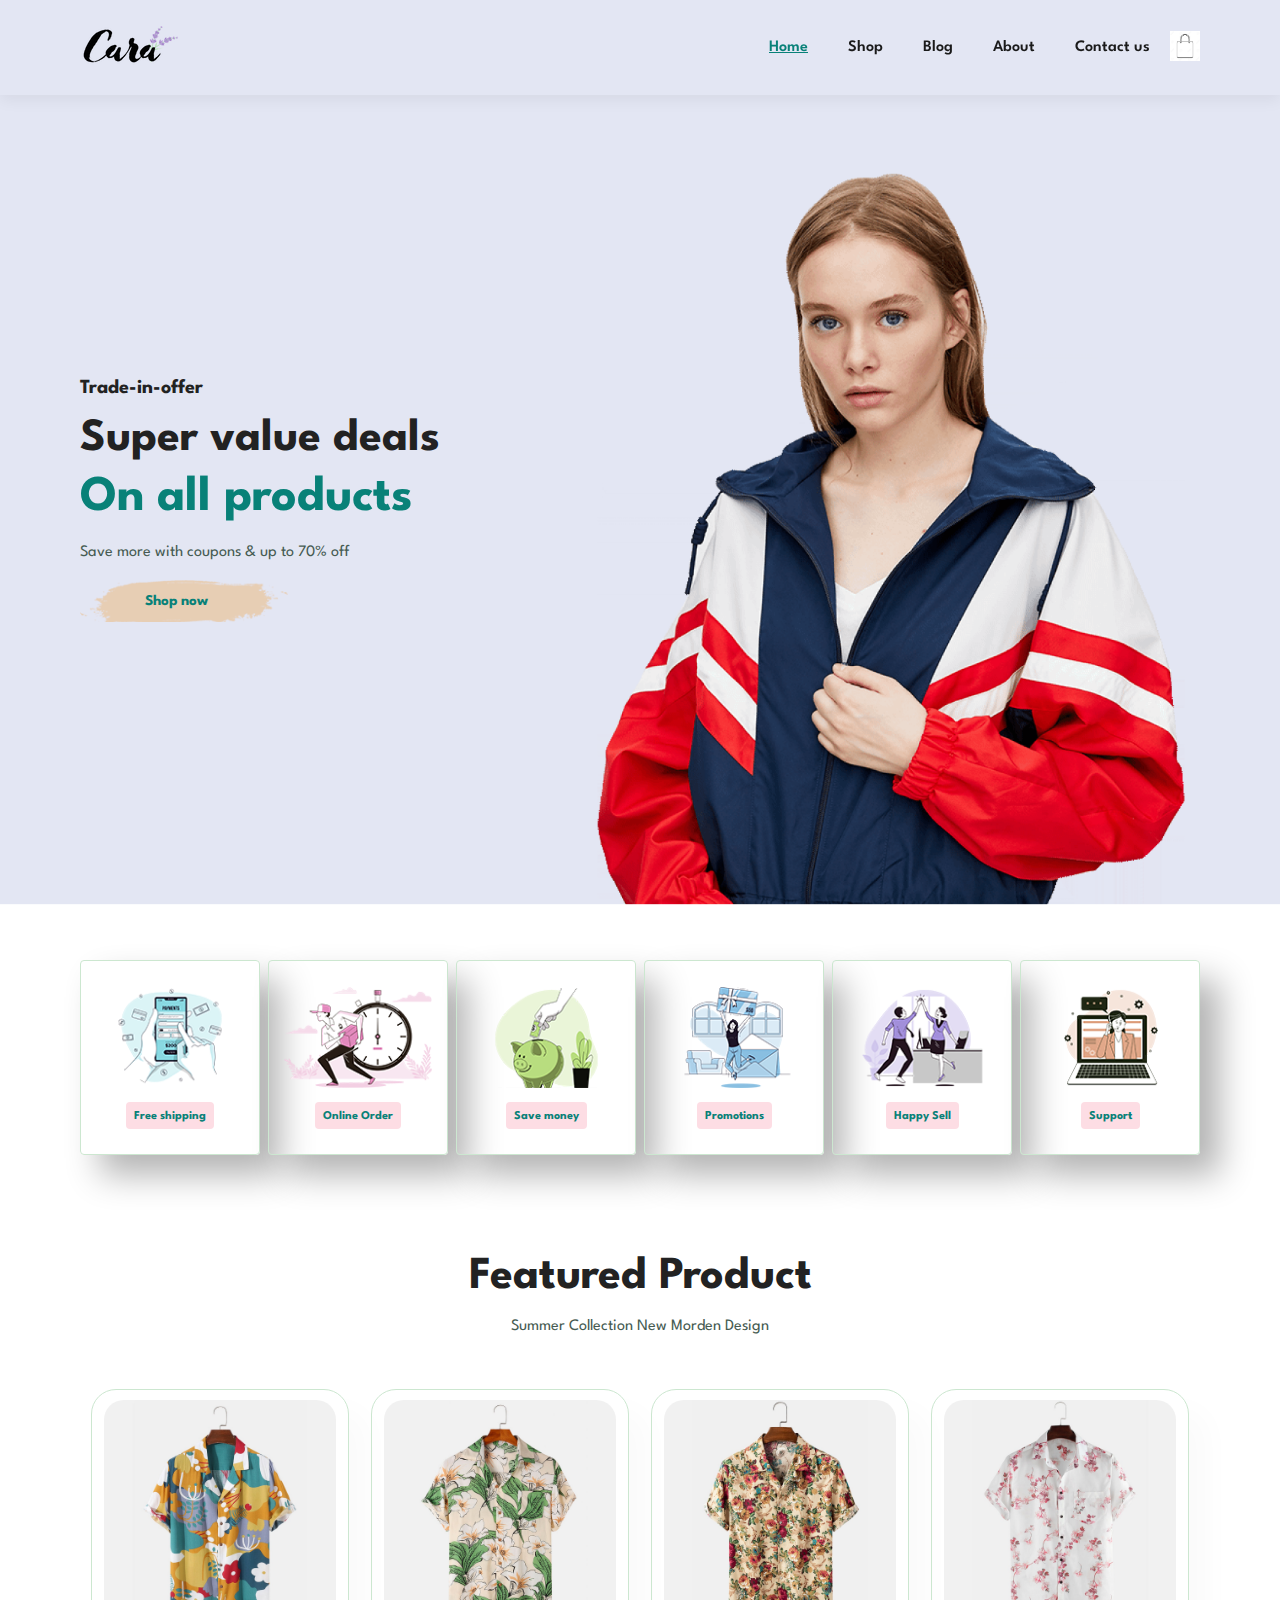
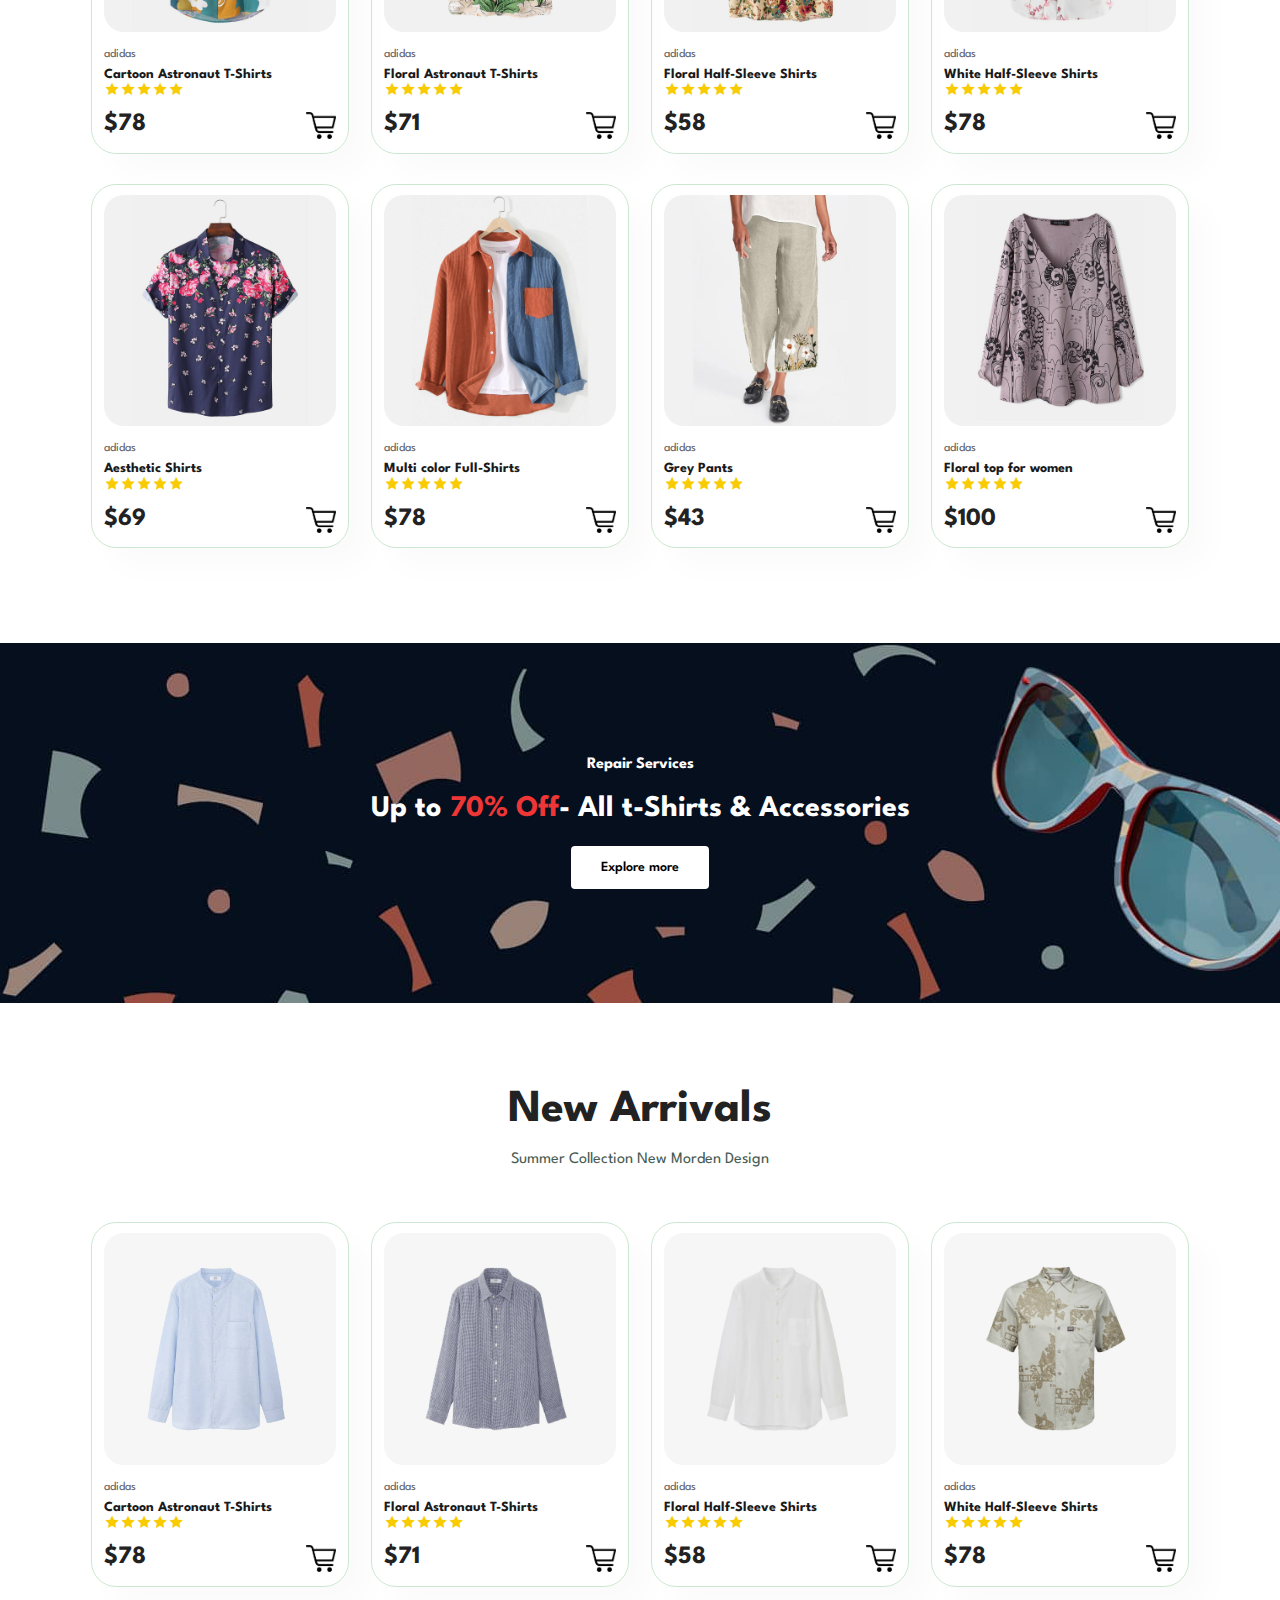
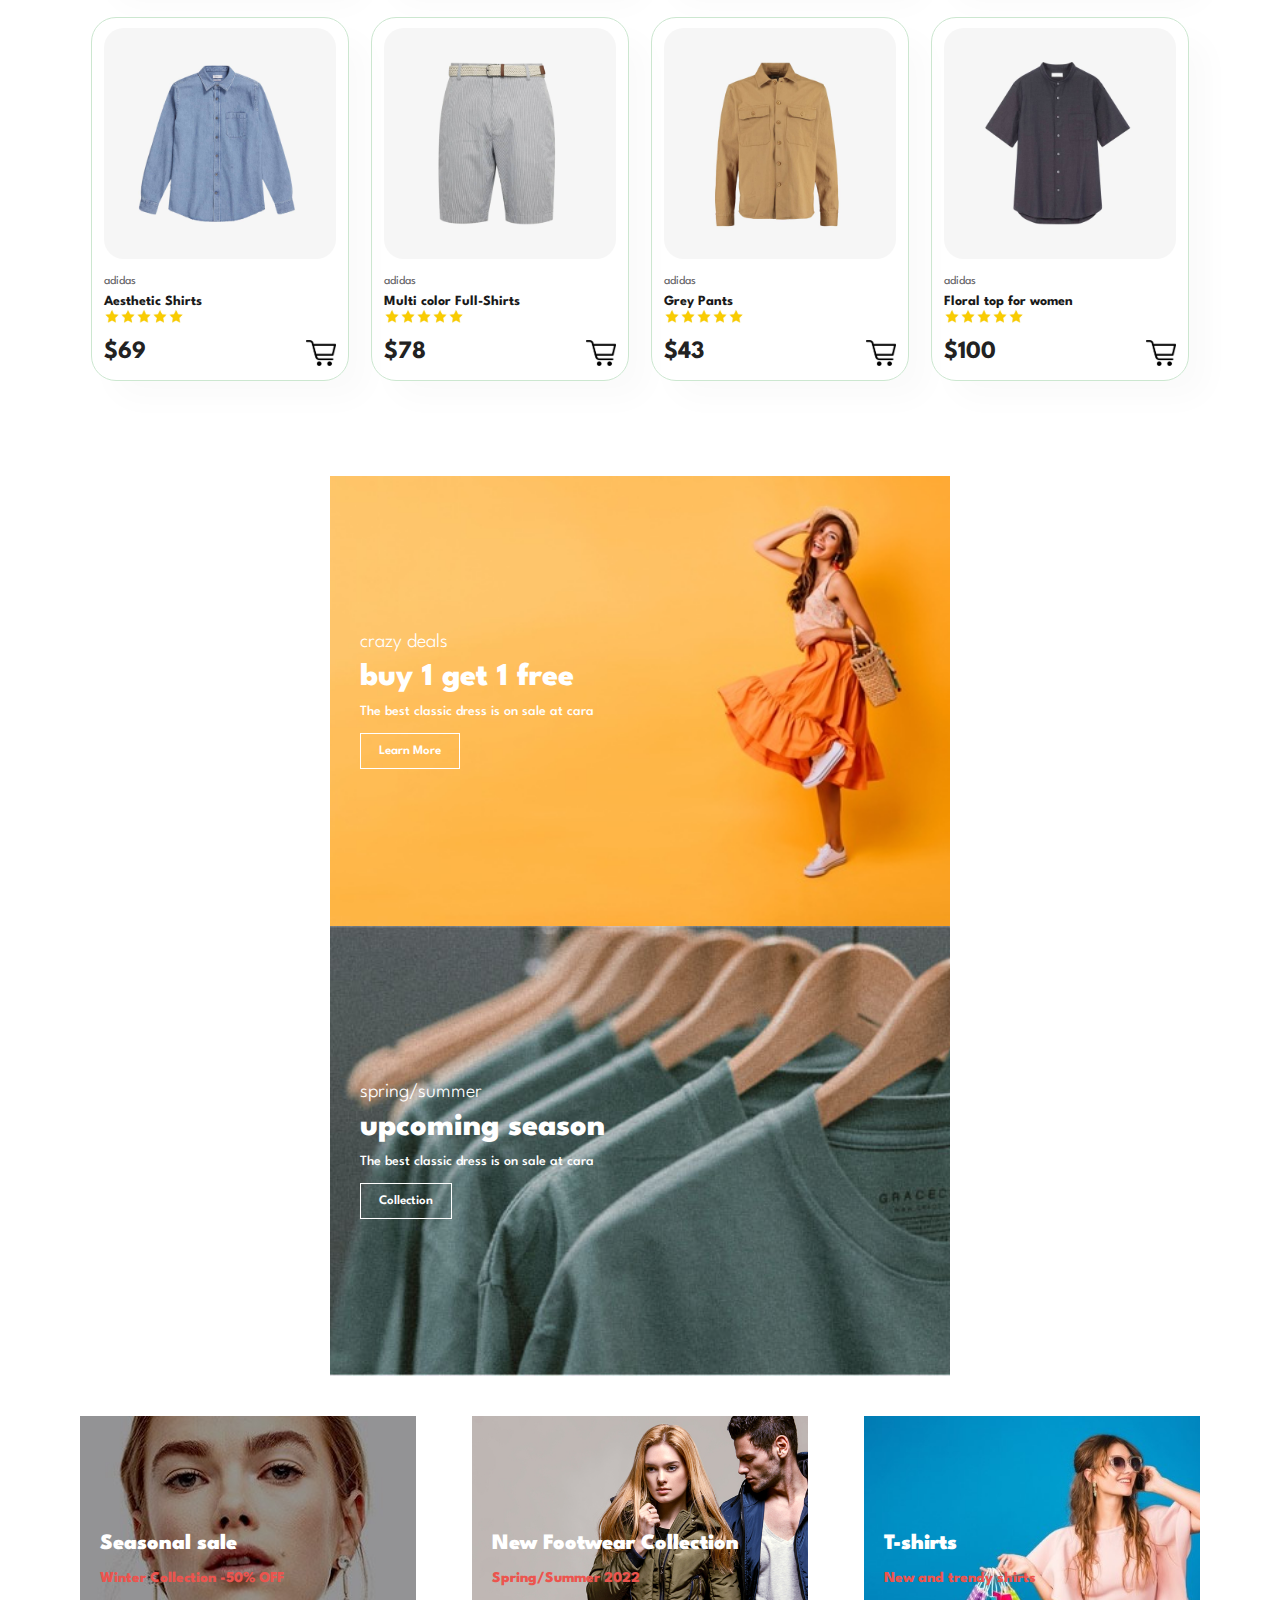
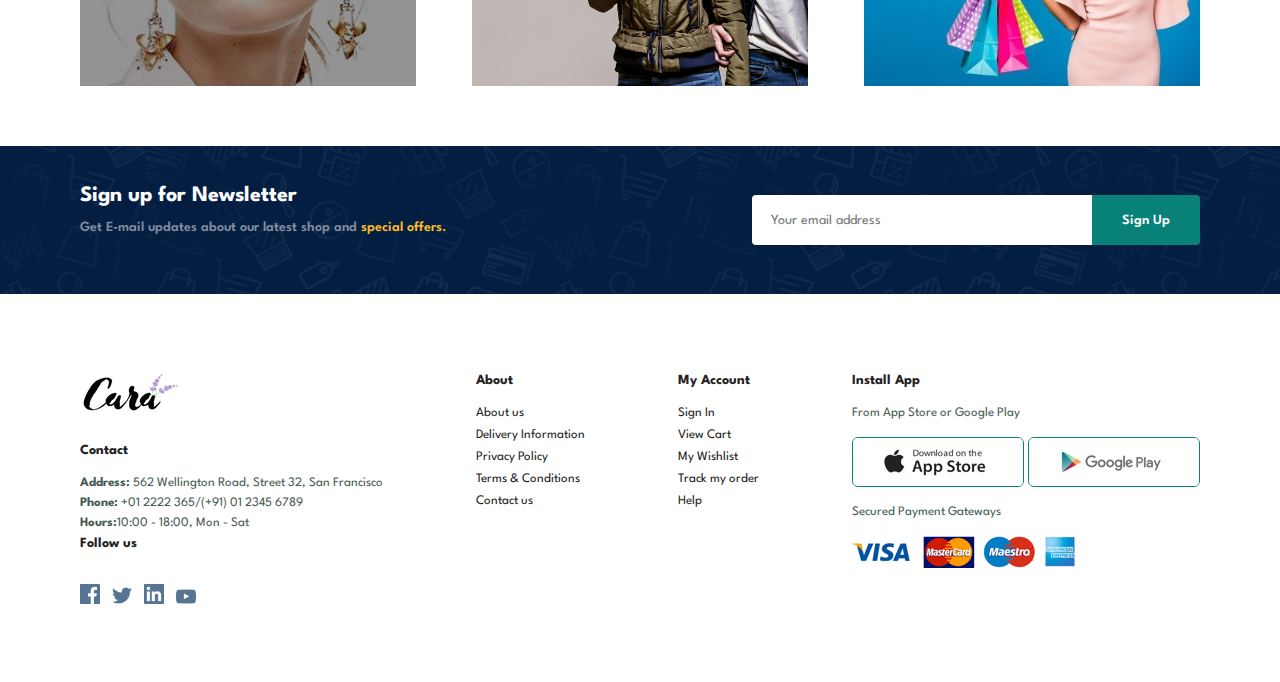
<file: index.html>
<!DOCTYPE html>
<html lang="en">
<head>
    <meta charset="UTF-8">
    <meta http-equiv="X-UA-Compatible" content="IE=edge">
    <meta name="viewport" content="width=device-width, initial-scale=1.0">
    <title>CARA E-commerce</title>
    
    <link rel="stylesheet" href="./style.css">
    <link rel="stylesheet" href="./media-queries.css">
</head>
<body>
    <section id="header">
        <a href="#"><img src="./img/logo.png" alt="" class="logo"></a>
        <div id="makenone">
            <ul id="navbar">
                <img src="./img/crossicon.png" alt="" id="critical">
                <li><a href="./index.html" class="active">Home</a></li>
                <li><a href="./shop.html">Shop</a></li>
                <li><a href="./blog.html">Blog</a></li>
                <li><a href="./about.html">About</a></li>
                <li><a href="./contact.html">Contact us</a></li>
                <a href="./cart.html"><img src="./img/shoppingicon.jpg" alt="" style="width:30px"></i></a>
            </ul>
        </div >
        <div id="mobile">
            <a href="#"><img src="./img/shoppingicon.jpg" alt="" style="width:30px"></i></a>
            <a href="#"><img src="./img/bars-solid.svg" alt="" style="width: 25px" id="bar"></a>
        </div>
    </section>

    <section id="hero">
        <h4>Trade-in-offer</h4>
        <h2>Super value deals</h2>
        <h1>On all products</h1>
        <p>Save more with coupons & up to 70% off</p>
        <button onclick="window.location.href='./shop.html';">Shop now</button>
    </section>

    <section id="feature" class="section-p1">
        <div class="fe-box">
            <img src="./img/features/f1.png" alt="">
            <h6>Free shipping</h6>
        </div>
        <div class="fe-box">
            <img src="./img/features/f2.png" alt="">
            <h6>Online Order</h6>
        </div>
        <div class="fe-box">
            <img src="./img/features/f3.png" alt="">
            <h6>Save money</h6>
        </div>
        <div class="fe-box">
            <img src="./img/features/f4.png" alt="">
            <h6>Promotions</h6>
        </div>
        <div class="fe-box">
            <img src="./img/features/f5.png" alt="">
            <h6>Happy Sell</h6>
        </div>
        <div class="fe-box">
            <img src="./img/features/f6.png" alt="">
            <h6>Support</h6>
        </div>
    </section>

    <section id="product1"  class="section-p1">
        <h2>Featured Product</h2>
        <p>Summer Collection New  Morden Design</p>
        <div class="pro-container" >
            <div class="pro" onclick="window.location.href='./sproduct.html';">
                <img src="./img/products/f1.jpg" alt="">
                <div class="des">
                    <span>adidas</span>
                    <h5>Cartoon Astronaut T-Shirts</h5>
                    <div class="star">
                        <img src="./img/fivestar.png" alt="">
                    </div>
                </div>
                <div class="lowerhalf">
                    <h4>$78</h4>
                    <a href="#"><img src="./img/cartimg.png" style="width: 30px" alt="" class="cart"></a>
                </div>
            </div>
            <div class="pro" onclick="window.location.href='./sproduct.html';">
                <img src="./img/products/f2.jpg" alt="">
                <div class="des">
                    <span>adidas</span>
                    <h5>Floral Astronaut T-Shirts</h5>
                    <div class="star">
                        <img src="./img/fivestar.png" alt="">
                    </div>
                </div>
                <div class="lowerhalf">
                    <h4>$71</h4>
                    <a href="#"><img src="./img/cartimg.png" style="width: 30px" alt="" class="cart"></a>
                </div>
            </div>
            <div class="pro" onclick="window.location.href='./sproduct.html';">
                <img src="./img/products/f3.jpg" alt="">
                <div class="des">
                    <span>adidas</span>
                    <h5>Floral Half-Sleeve Shirts</h5>
                    <div class="star">
                        <img src="./img/fivestar.png" alt="">
                    </div>
                </div>
                <div class="lowerhalf">
                    <h4>$58</h4>
                    <a href="#"><img src="./img/cartimg.png" style="width: 30px" alt="" class="cart"></a>
                </div>
            </div>
            <div class="pro" onclick="window.location.href='./sproduct.html';">
                <img src="./img/products/f4.jpg" alt="">
                <div class="des">
                    <span>adidas</span>
                    <h5>White Half-Sleeve Shirts</h5>
                    <div class="star">
                        <img src="./img/fivestar.png" alt="">
                    </div>
                </div>
                <div class="lowerhalf">
                    <h4>$78</h4>
                    <a href="#"><img src="./img/cartimg.png" style="width: 30px" alt="" class="cart"></a>
                </div>
            </div>
            <div class="pro" onclick="window.location.href='./sproduct.html';">
                <img src="./img/products/f5.jpg" alt="">
                <div class="des">
                    <span>adidas</span>
                    <h5>Aesthetic Shirts</h5>
                    <div class="star">
                        <img src="./img/fivestar.png" alt="">
                    </div>
                </div>
                <div class="lowerhalf">
                    <h4>$69</h4>
                    <a href="#"><img src="./img/cartimg.png" style="width: 30px" alt="" class="cart"></a>
                </div>
            </div>
            <div class="pro" onclick="window.location.href='./sproduct.html';">
                <img src="./img/products/f6.jpg" alt="">
                <div class="des">
                    <span>adidas</span>
                    <h5>Multi color Full-Shirts</h5>
                    <div class="star">
                        <img src="./img/fivestar.png" alt="">
                    </div>
                </div>
                <div class="lowerhalf">
                    <h4>$78</h4>
                    <a href="#"><img src="./img/cartimg.png" style="width: 30px" alt="" class="cart"></a>
                </div>
            </div>
            <div class="pro" onclick="window.location.href='./sproduct.html';">
                <img src="./img/products/f7.jpg" alt="">
                <div class="des">
                    <span>adidas</span>
                    <h5>Grey Pants</h5>
                    <div class="star">
                        <img src="./img/fivestar.png" alt="">
                    </div>
                </div>
                <div class="lowerhalf">
                    <h4>$43</h4>
                    <a href="#"><img src="./img/cartimg.png" style="width: 30px" alt="" class="cart"></a>
                </div>
            </div>
            <div class="pro" onclick="window.location.href='./sproduct.html';">
                <img src="./img/products/f8.jpg" alt="">
                <div class="des">
                    <span>adidas</span>
                    <h5>Floral top for women</h5>
                    <div class="star">
                        <img src="./img/fivestar.png" alt="">
                    </div>
                </div>
                <div class="lowerhalf">
                    <h4>$100</h4>
                    <a href="#"><img src="./img/cartimg.png" style="width: 30px" alt="" class="cart"></a>
                </div>
            </div>
        </div>
    </section>

    <section id="banner" class="section-m1">
        <h4>Repair Services</h4>
        <h2>Up to <span>70% Off</span>- All t-Shirts & Accessories</h2>
        <button class="normal" onclick="window.location.href='./shop.html';">Explore more</button>
    </section>

    <section id="product1"  class="section-p1">
        <h2>New Arrivals</h2>
        <p>Summer Collection New  Morden Design</p>
        <div class="pro-container">
            <div class="pro" onclick="window.location.href='./sproduct.html';">
                <img src="./img/products/n1.jpg" alt="">
                <div class="des">
                    <span>adidas</span>
                    <h5>Cartoon Astronaut T-Shirts</h5>
                    <div class="star">
                        <img src="./img/fivestar.png" alt="">
                    </div>
                </div>
                <div class="lowerhalf">
                    <h4>$78</h4>
                    <a href="#"><img src="./img/cartimg.png" style="width: 30px" alt="" class="cart"></a>
                </div>
            </div>
            <div class="pro" onclick="window.location.href='./sproduct.html';">
                <img src="./img/products/n2.jpg" alt="">
                <div class="des">
                    <span>adidas</span>
                    <h5>Floral Astronaut T-Shirts</h5>
                    <div class="star">
                        <img src="./img/fivestar.png" alt="">
                    </div>
                </div>
                <div class="lowerhalf">
                    <h4>$71</h4>
                    <a href="#"><img src="./img/cartimg.png" style="width: 30px" alt="" class="cart"></a>
                </div>
            </div>
            <div class="pro" onclick="window.location.href='./sproduct.html';">
                <img src="./img/products/n3.jpg" alt="">
                <div class="des">
                    <span>adidas</span>
                    <h5>Floral Half-Sleeve Shirts</h5>
                    <div class="star">
                        <img src="./img/fivestar.png" alt="">
                    </div>
                </div>
                <div class="lowerhalf">
                    <h4>$58</h4>
                    <a href="#"><img src="./img/cartimg.png" style="width: 30px" alt="" class="cart"></a>
                </div>
            </div>
            <div class="pro" onclick="window.location.href='./sproduct.html';">
                <img src="./img/products/n4.jpg" alt="">
                <div class="des">
                    <span>adidas</span>
                    <h5>White Half-Sleeve Shirts</h5>
                    <div class="star">
                        <img src="./img/fivestar.png" alt="">
                    </div>
                </div>
                <div class="lowerhalf">
                    <h4>$78</h4>
                    <a href="#"><img src="./img/cartimg.png" style="width: 30px" alt="" class="cart"></a>
                </div>
            </div>
            <div class="pro" onclick="window.location.href='./sproduct.html';">
                <img src="./img/products/n5.jpg" alt="">
                <div class="des">
                    <span>adidas</span>
                    <h5>Aesthetic Shirts</h5>
                    <div class="star">
                        <img src="./img/fivestar.png" alt="">
                    </div>
                </div>
                <div class="lowerhalf">
                    <h4>$69</h4>
                    <a href="#"><img src="./img/cartimg.png" style="width: 30px" alt="" class="cart"></a>
                </div>
            </div>
            <div class="pro" onclick="window.location.href='./sproduct.html';">
                <img src="./img/products/n6.jpg" alt="">
                <div class="des">
                    <span>adidas</span>
                    <h5>Multi color Full-Shirts</h5>
                    <div class="star">
                        <img src="./img/fivestar.png" alt="">
                    </div>
                </div>
                <div class="lowerhalf">
                    <h4>$78</h4>
                    <a href="#"><img src="./img/cartimg.png" style="width: 30px" alt="" class="cart"></a>
                </div>
            </div>
            <div class="pro" onclick="window.location.href='./sproduct.html';">
                <img src="./img/products/n7.jpg" alt="">
                <div class="des">
                    <span>adidas</span>
                    <h5>Grey Pants</h5>
                    <div class="star">
                        <img src="./img/fivestar.png" alt="">
                    </div>
                </div>
                <div class="lowerhalf">
                    <h4>$43</h4>
                    <a href="#"><img src="./img/cartimg.png" style="width: 30px" alt="" class="cart"></a>
                </div>
            </div>
            <div class="pro" onclick="window.location.href='./sproduct.html';">
                <img src="./img/products/n8.jpg" alt="">
                <div class="des">
                    <span>adidas</span>
                    <h5>Floral top for women</h5>
                    <div class="star">
                        <img src="./img/fivestar.png" alt="">
                    </div>
                </div>
                <div class="lowerhalf">
                    <h4>$100</h4>
                    <a href="#"><img src="./img/cartimg.png" style="width: 30px" alt="" class="cart"></a>
                </div>
            </div>
        </div>
    </section>

    <section id="sm-banner" class="section-p1">
        <div class="banner-box">
            <h4>crazy deals</h4>
            <h2>buy 1 get 1 free</h2>
            <span>The best classic dress is on sale at cara</span>
            <button class="white" onclick="window.location.href='./shop.html';">Learn More</button>
        </div>
        <div class="banner-box banner-box2">
            <h4>spring/summer</h4>
            <h2>upcoming season</h2>
            <span>The best classic dress is on sale at cara</span>
            <button class="white" onclick="window.location.href='./shop.html';">Collection</button>
        </div>
    </section>
    <section class="sm">
        <div class="smdiv">
            <h4>crazy deals</h4>
            <h2>buy 1 get 1 free</h2>
            <p>The best classic dress is on sale at cara</p>
            <button >Learn More</button>
        </div>
        <div class="smdiv" id="smdiv1">
            <h4>spring/summer</h4>
            <h2>upcoming season</h2>
            <p>The best classic dress is on sale at cara</p>
            <button >Collection</button>
        </div>
    </section>

    <section id="banner3">
        <div class="banner-box ">
            <h2>Seasonal sale</h2>
            <h3>Winter Collection -50% OFF</h3>
        </div>
        <div class="banner-box banner-box2">
            <h2>New Footwear Collection</h2>
            <h3>Spring/Summer 2022</h3>
        </div>
        <div class="banner-box banner-box3">
            <h2>T-shirts</h2>
            <h3>New and trendy shirts</h3>
        </div>
    </section>

    <section id="newsletter" class="section-p1 section-m1">
        <div class="newstext">
            <h4>Sign up for Newsletter</h4>
            <p>Get E-mail updates about our latest shop and <span>special offers.</span></p>
        </div>
        <div class="form">
            <input type="text" placeholder="Your email address">
            <button class="normal">Sign Up</button>
        </div>
    </section>

    <footer class="section-p1">
        <div class="col">
            <img src="./img/logo.png" alt="" class="logo">
            <h4>Contact</h4>
            <p><strong>Address:</strong> 562 Wellington Road, Street 32, San Francisco</p>
            <p><strong>Phone:</strong> +01 2222 365/(+91) 01 2345 6789</p>
            <p><strong>Hours:</strong>10:00 - 18:00, Mon - Sat</p>
            <div class="follow">
                <h4>Follow us</h4>
                <div class="icon">
                    <a href="#"><img src="./img/asset 28.png" alt=""></a>
                    <a href="#"><img src="./img/asset 29.png" alt=""></a>
                    <a href="#"><img src="./img/asset 30.png" alt=""></a>
                    <a href="#"><img src="./img/asset 31.png" alt=""></a>
                </div>
            </div>
        </div>
        <div class="col">
            <h4>About</h4>
            <a href="#">About us</a>
            <a href="#">Delivery Information</a>
            <a href="#">Privacy Policy</a>
            <a href="#">Terms & Conditions</a>
            <a href="#">Contact us</a>
        </div>
        <div class="col">
            <h4>My Account</h4>
            <a href="#">Sign In</a>
            <a href="#">View Cart</a>
            <a href="#">My Wishlist</a>
            <a href="#">Track my order</a>
            <a href="#">Help</a>
        </div>
        <div class="col install">
            <h4>Install App</h4>
            <p>From App Store or Google Play</p>
            <div class="row">
                <img src="./img/pay/app.jpg" alt="">
                <img src="./img/pay/play.jpg" alt="">
            </div>
            <p>Secured Payment Gateways</p>
            <img src="./img/pay/pay.png" alt="">
        </div>
    </footer>


    <script src="./script.js"></script>
</body>
</html>
</file>
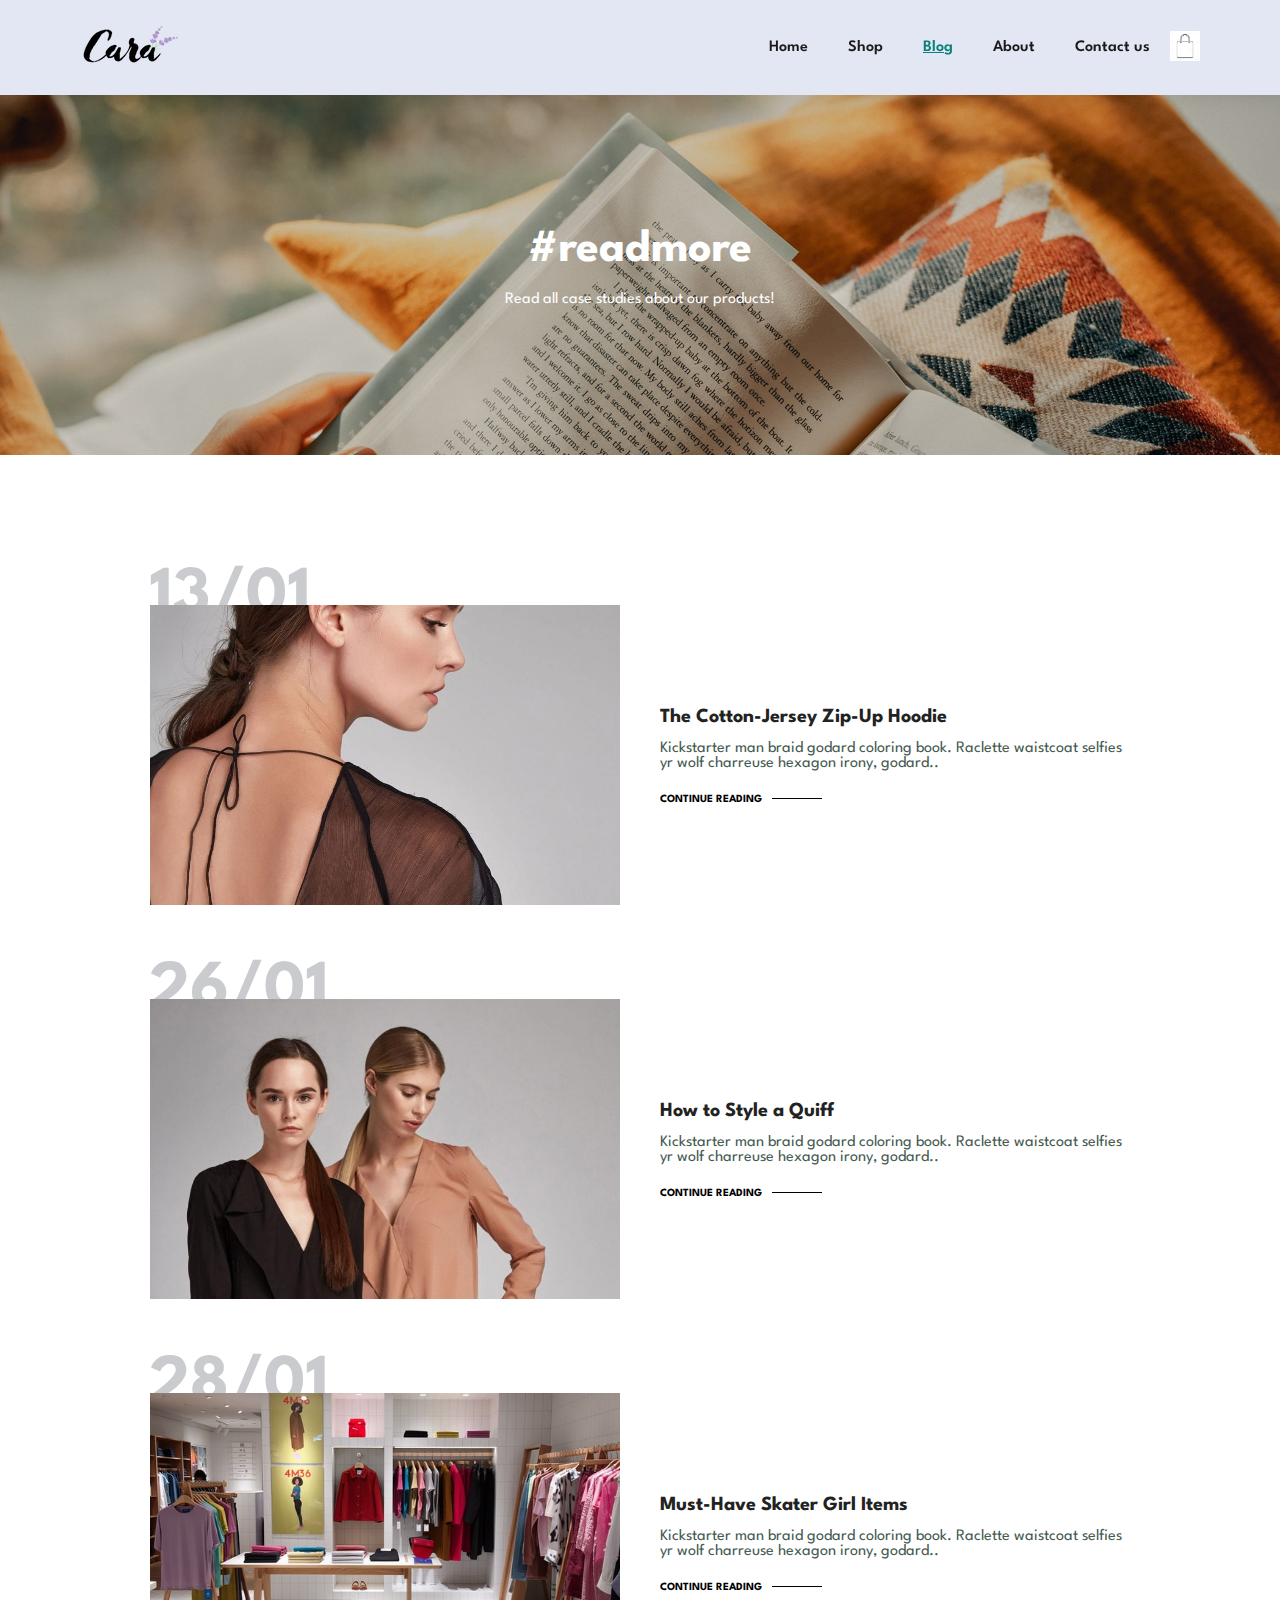
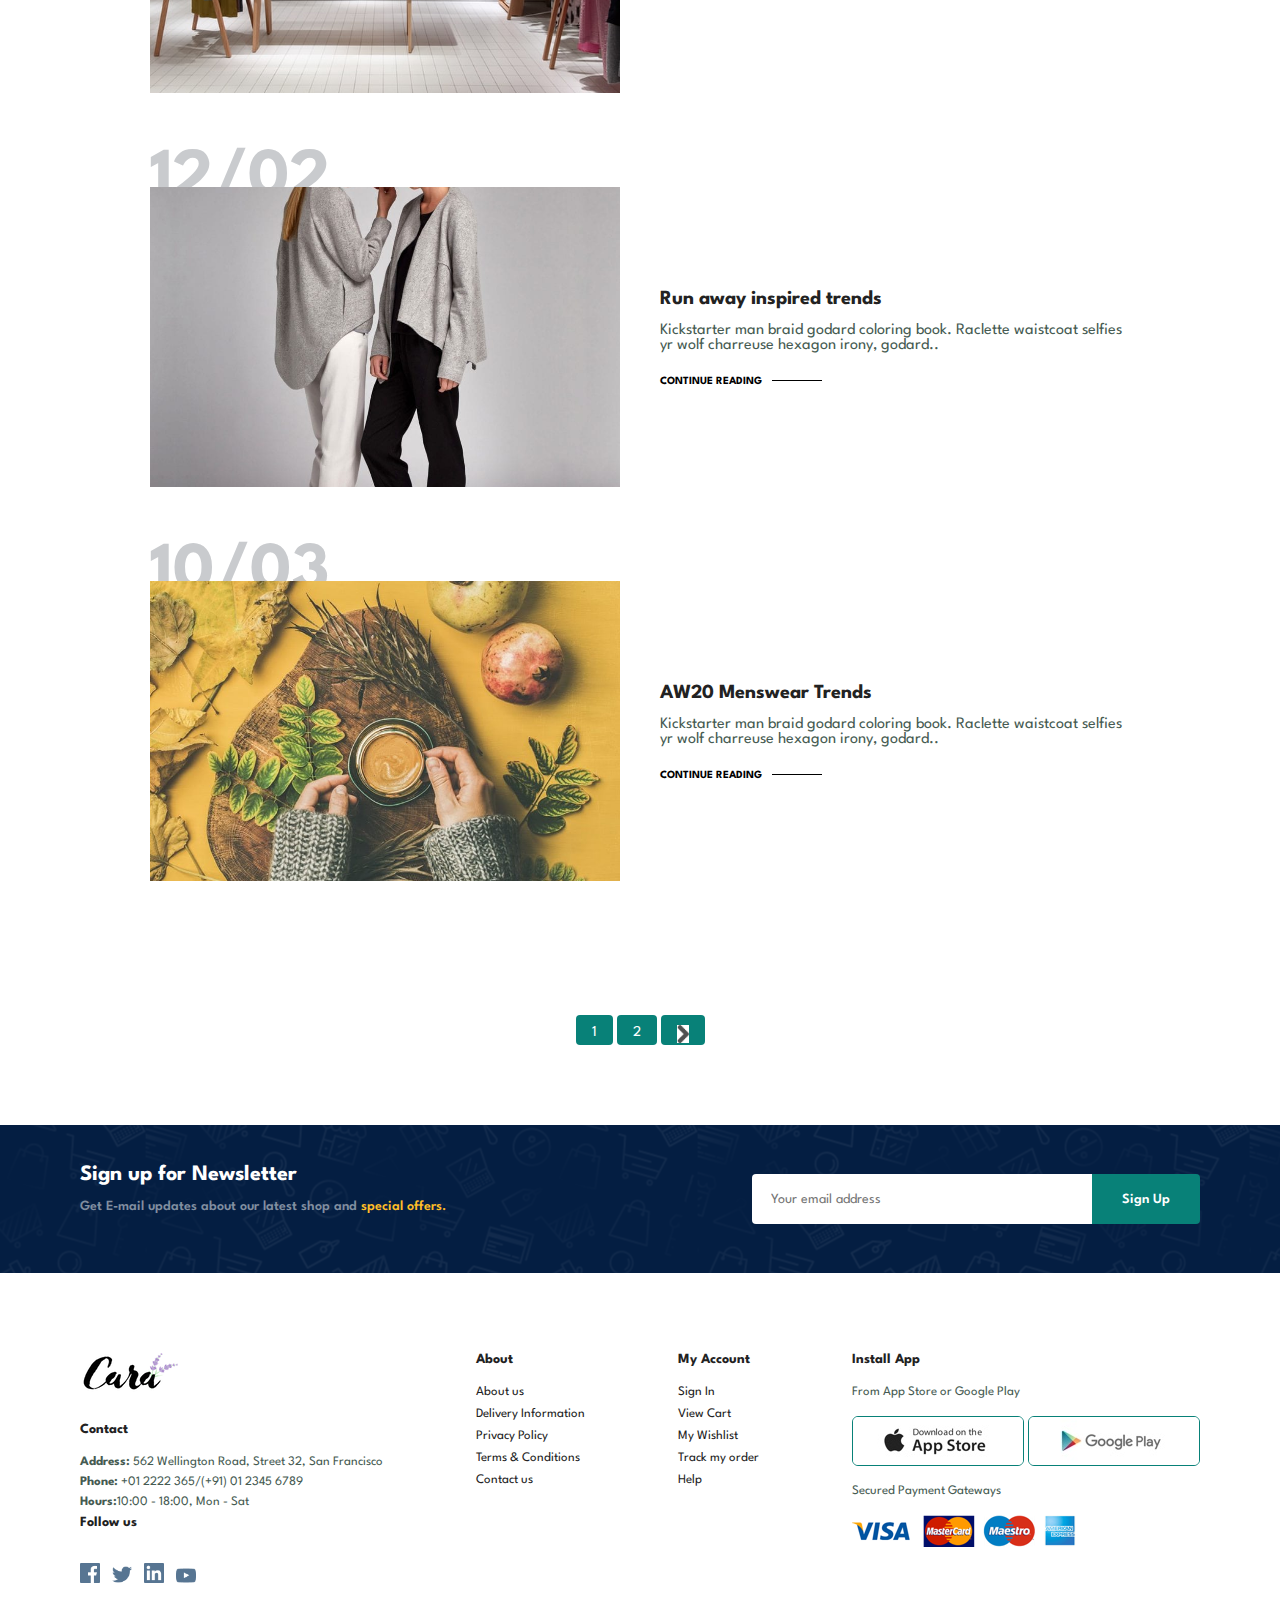
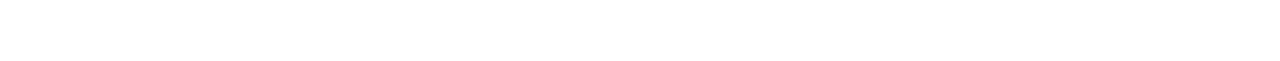
<file: blog.html>
<!DOCTYPE html>
<html lang="en">
<head>
    <meta charset="UTF-8">
    <meta http-equiv="X-UA-Compatible" content="IE=edge">
    <meta name="viewport" content="width=device-width, initial-scale=1.0">
    <title>CARA E-commerce</title>
    
    <link rel="stylesheet" href="./style.css">
    <link rel="stylesheet" href="./media-queries.css">
</head>
<body>
    <section id="header">
        <a href="#"><img src="./img/logo.png" alt="" class="logo"></a>
        <div id="makenone">
            <ul id="navbar">
                <img src="./img/crossicon.png" alt="" id="critical">
                <li><a href="./index.html" >Home</a></li>
                <li><a href="./shop.html" >Shop</a></li>
                <li><a href="./blog.html" class="active">Blog</a></li>
                <li><a href="./about.html">About</a></li>
                <li><a href="./contact.html">Contact us</a></li>
                <a href="./cart.html"><img src="./img/shoppingicon.jpg" alt="" style="width:30px"></i></a>
            </ul>
        </div >
        <div id="mobile">
            <a href="#"><img src="./img/shoppingicon.jpg" alt="" style="width:30px"></i></a>
            <a href="#"><img src="./img/bars-solid.svg" alt="" style="width: 25px" id="bar"></a>
        </div>
    </section>

    <section id="page-header" class="blog-header">
        
        <h2>#readmore</h2>
        
        <p>Read all case studies about our products!</p>
        
    </section>

    <section id="blog">
        <div class="blog-box">
            <div class="blog-img">
                <img src="./img/blog/b1.jpg" alt="">
            </div>
            <div class="blog-details">
                <h4>The Cotton-Jersey Zip-Up Hoodie</h4>
                <p>Kickstarter man braid godard coloring book. Raclette waistcoat selfies  yr wolf charreuse hexagon irony, godard..</p>
                <a href="#">CONTINUE READING</a>
                <h1>13/01</h1>
            </div>
        </div>
        <div class="blog-box">
            <div class="blog-img">
                <img src="./img/blog/b2.jpg" alt="">
            </div>
            <div class="blog-details">
                <h4>How to Style a Quiff</h4>
                <p>Kickstarter man braid godard coloring book. Raclette waistcoat selfies  yr wolf charreuse hexagon irony, godard..</p>
                <a href="#">CONTINUE READING</a>
                <h1>26/01</h1>
            </div>
        </div>
        <div class="blog-box">
            <div class="blog-img">
                <img src="./img/blog/b3.jpg" alt="">
            </div>
            <div class="blog-details">
                <h4>Must-Have Skater Girl Items</h4>
                <p>Kickstarter man braid godard coloring book. Raclette waistcoat selfies  yr wolf charreuse hexagon irony, godard..</p>
                <a href="#">CONTINUE READING</a>
                <h1>28/01</h1>
            </div>
        </div>
        <div class="blog-box">
            <div class="blog-img">
                <img src="./img/blog/b4.jpg" alt="">
            </div>
            <div class="blog-details">
                <h4>Run away inspired trends</h4>
                <p>Kickstarter man braid godard coloring book. Raclette waistcoat selfies  yr wolf charreuse hexagon irony, godard..</p>
                <a href="#">CONTINUE READING</a>
                <h1>12/02</h1>
            </div>
        </div>
        <div class="blog-box">
            <div class="blog-img">
                <img src="./img/blog/b6.jpg" alt="">
            </div>
            <div class="blog-details">
                <h4>AW20 Menswear Trends</h4>
                <p>Kickstarter man braid godard coloring book. Raclette waistcoat selfies  yr wolf charreuse hexagon irony, godard..</p>
                <a href="#">CONTINUE READING</a>
                <h1>10/03</h1>
            </div>
        </div>
    </section>

    <section class="section-p1" id="pagination">
        <a href="#">1</a>
        <a href="#">2</a>
        <a href="#"><img src="./img/arrowicon.png" alt="" style="width: 12px; background: #088178;"></a>
    </section>
    

    <section id="newsletter" class="section-p1 section-m1">
        <div class="newstext">
            <h4>Sign up for Newsletter</h4>
            <p>Get E-mail updates about our latest shop and <span>special offers.</span></p>
        </div>
        <div class="form">
            <input type="text" placeholder="Your email address">
            <button class="normal">Sign Up</button>
        </div>
    </section>

    <footer class="section-p1">
        <div class="col">
            <img src="./img/logo.png" alt="" class="logo">
            <h4>Contact</h4>
            <p><strong>Address:</strong> 562 Wellington Road, Street 32, San Francisco</p>
            <p><strong>Phone:</strong> +01 2222 365/(+91) 01 2345 6789</p>
            <p><strong>Hours:</strong>10:00 - 18:00, Mon - Sat</p>
            <div class="follow">
                <h4>Follow us</h4>
                <div class="icon">
                    <a href="#"><img src="./img/asset 28.png" alt=""></a>
                    <a href="#"><img src="./img/asset 29.png" alt=""></a>
                    <a href="#"><img src="./img/asset 30.png" alt=""></a>
                    <a href="#"><img src="./img/asset 31.png" alt=""></a>
                </div>
            </div>
        </div>
        <div class="col">
            <h4>About</h4>
            <a href="#">About us</a>
            <a href="#">Delivery Information</a>
            <a href="#">Privacy Policy</a>
            <a href="#">Terms & Conditions</a>
            <a href="#">Contact us</a>
        </div>
        <div class="col">
            <h4>My Account</h4>
            <a href="#">Sign In</a>
            <a href="#">View Cart</a>
            <a href="#">My Wishlist</a>
            <a href="#">Track my order</a>
            <a href="#">Help</a>
        </div>
        <div class="col install">
            <h4>Install App</h4>
            <p>From App Store or Google Play</p>
            <div class="row">
                <img src="./img/pay/app.jpg" alt="">
                <img src="./img/pay/play.jpg" alt="">
            </div>
            <p>Secured Payment Gateways</p>
            <img src="./img/pay/pay.png" alt="">
        </div>
    </footer>


    <script src="./script.js"></script>
</body>
</html>
</file>
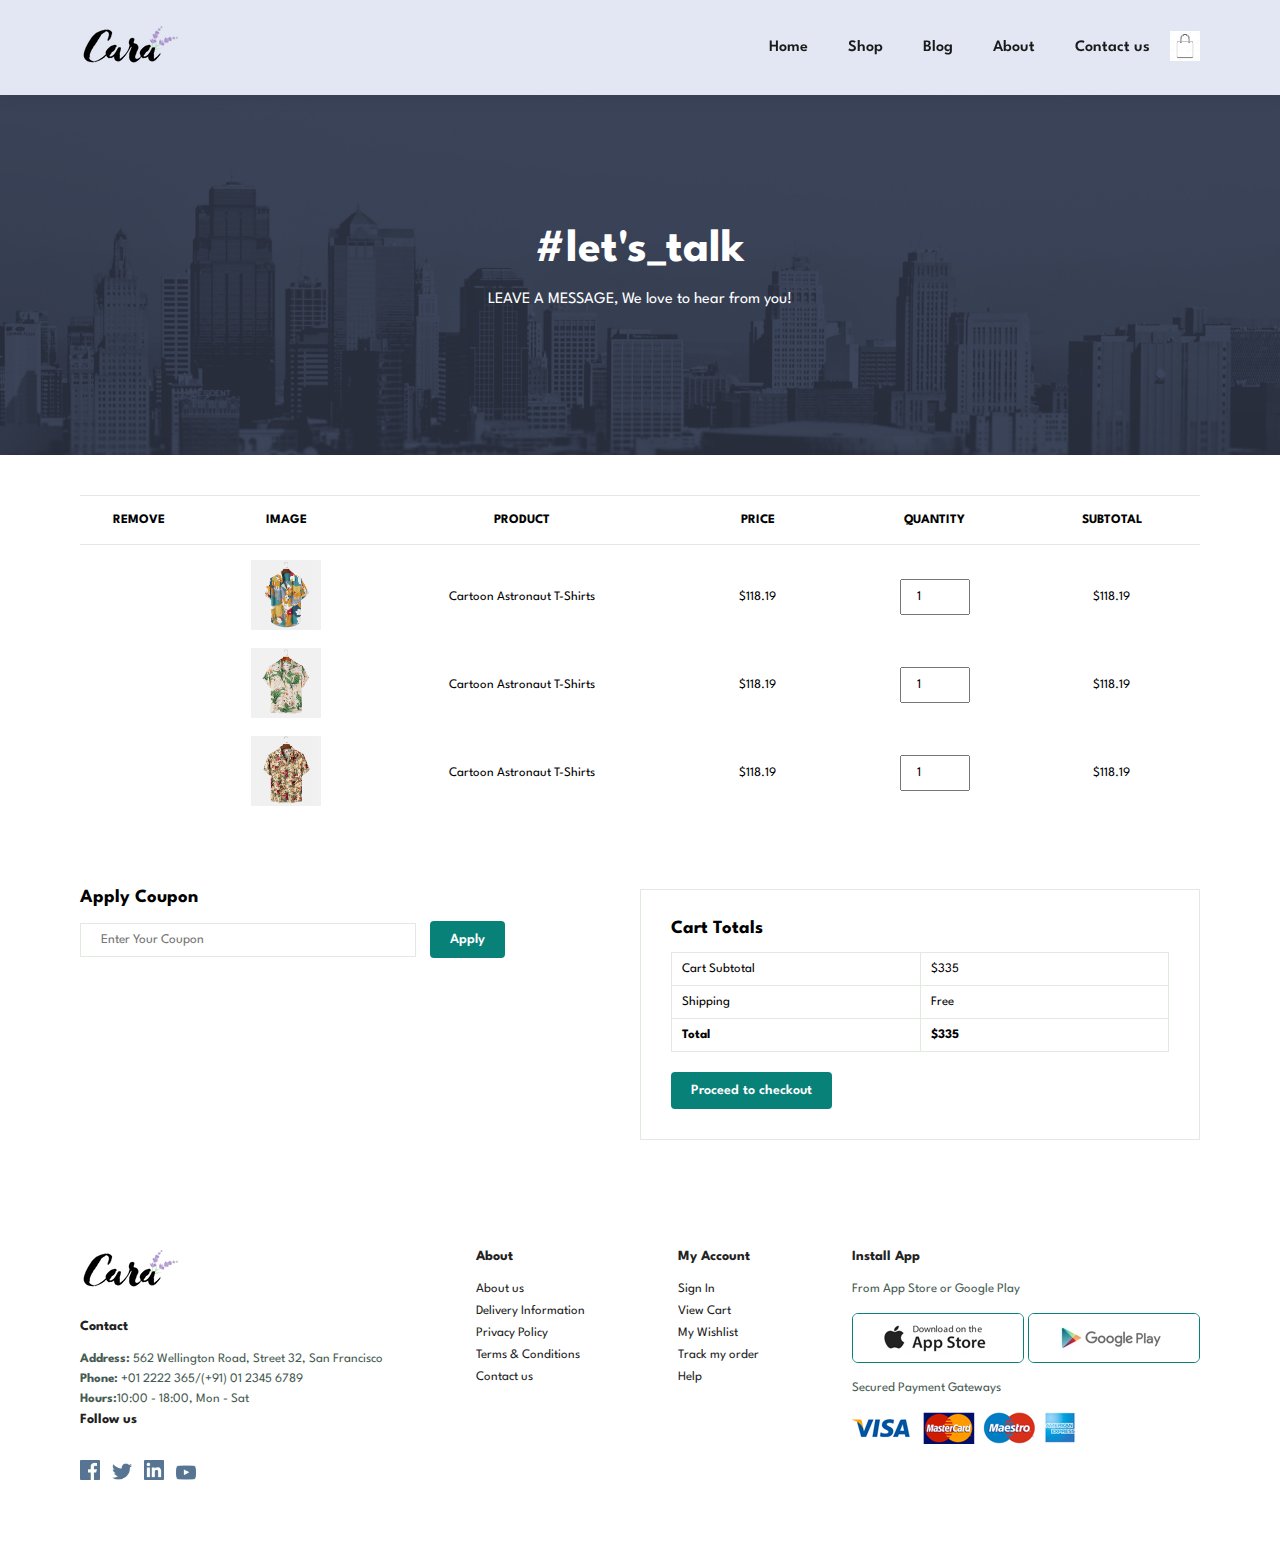
<file: cart.html>
<!DOCTYPE html>
<html lang="en">
<head>
    <meta charset="UTF-8">
    <meta http-equiv="X-UA-Compatible" content="IE=edge">
    <meta name="viewport" content="width=device-width, initial-scale=1.0">
    <title>CARA E-commerce</title>
    <link rel="stylesheet" href="https://cdnjs.cloudflare.com/ajax/libs/font-awesome/6.4.0/css/all.min.css" integrity="sha512-iecdLmaskl7CVkqkXNQ/ZH/XLlvWZOJyj7Yy7tcenmpD1ypASozpmT/E0iPtmFIB46ZmdtAc9eNBvH0H/ZpiBw==" crossorigin="anonymous" referrerpolicy="no-referrer" />
    <link rel="stylesheet" href="./style.css">
    <link rel="stylesheet" href="./media-queries.css">
</head>
<body>
    <section id="header">
        <a href="#"><img src="./img/logo.png" alt="" class="logo"></a>
        <div id="makenone">
            <ul id="navbar">
                <img src="./img/crossicon.png" alt="" id="critical">
                <li><a href="./index.html" >Home</a></li>
                <li><a href="./shop.html" >Shop</a></li>
                <li><a href="./blog.html" >Blog</a></li>
                <li><a href="./about.html" >About</a></li>
                <li><a href="./contact.html" >Contact us</a></li>
                <a href="" class="active"><img src="./img/shoppingicon.jpg" alt="" style="width:30px"></i></a>
            </ul>
        </div >
        <div id="mobile">
            <a href="#"><img src="./img/shoppingicon.jpg" alt="" style="width:30px"></i></a>
            <a href="#"><img src="./img/bars-solid.svg" alt="" style="width: 25px" id="bar"></a>
        </div>
    </section>

    <section id="page-header" class="about-header">
        
        <h2>#let's_talk</h2>
        
        <p>LEAVE A MESSAGE, We love to hear from you!</p>
        
    </section>

    <section id="cart" class="section-p1">
        <table width="100%">
            <thead>
                <tr>
                    <td>Remove</td>
                    <td>Image</td>
                    <td>Product</td>
                    <td>Price</td>
                    <td>Quantity</td>
                    <td>Subtotal</td>
                </tr>
            </thead>
            <tbody>
                <tr>
                    <td><a href=""><i class="fa-solid fa-xmark"></i></a></td>
                    <td><img src="./img/products/f1.jpg" alt=""></td>
                    <td>Cartoon Astronaut T-Shirts</td>
                    <td>$118.19</td>
                    <td><input type="number" value="1"></td>
                    <td>$118.19</td>
                    
                </tr>
                <tr>
                    <td><a href=""><i class="fa-solid fa-xmark"></i></a></td>
                    <td><img src="./img/products/f2.jpg" alt=""></td>
                    <td>Cartoon Astronaut T-Shirts</td>
                    <td>$118.19</td>
                    <td><input type="number" value="1"></td>
                    <td>$118.19</td>
                    
                </tr>
                <tr>
                    <td><a href=""><i class="fa-solid fa-xmark"></i></a></td>
                    <td><img src="./img/products/f3.jpg" alt=""></td>
                    <td>Cartoon Astronaut T-Shirts</td>
                    <td>$118.19</td>
                    <td><input type="number" value="1"></td>
                    <td>$118.19</td>
                    
                </tr>
            </tbody>
        </table>
    </section>

    <section id="cart-add" class="section-p1">
        <div id="coupon">
            <h3>Apply Coupon</h3>
            <div>
                <input type="text" placeholder="Enter Your Coupon">
                <button class="normal">Apply</button>
            </div>
        </div>

        <div id="subtotal">
            <h3>Cart Totals</h3>
            <table>
                <tr>
                    <td>Cart Subtotal</td>
                    <td>$335</td>
                </tr>
                <tr>
                    <td>Shipping</td>
                    <td>Free</td>
                </tr>
                <tr>
                    <td><strong>Total</strong></td>
                    <td><strong>$335</strong></td>
                </tr>
            </table>
            <a href="https://pages.razorpay.com/pl_M4tAfS0yKVW7si/view" target="_blank"><button class="normal">Proceed to checkout</button></a>
        </div>
    </section>

    <footer class="section-p1">
        <div class="col">
            <img src="./img/logo.png" alt="" class="logo">
            <h4>Contact</h4>
            <p><strong>Address:</strong> 562 Wellington Road, Street 32, San Francisco</p>
            <p><strong>Phone:</strong> +01 2222 365/(+91) 01 2345 6789</p>
            <p><strong>Hours:</strong>10:00 - 18:00, Mon - Sat</p>
            <div class="follow">
                <h4>Follow us</h4>
                <div class="icon">
                    <a href="#"><img src="./img/asset 28.png" alt=""></a>
                    <a href="#"><img src="./img/asset 29.png" alt=""></a>
                    <a href="#"><img src="./img/asset 30.png" alt=""></a>
                    <a href="#"><img src="./img/asset 31.png" alt=""></a>
                </div>
            </div>
        </div>
        <div class="col">
            <h4>About</h4>
            <a href="#">About us</a>
            <a href="#">Delivery Information</a>
            <a href="#">Privacy Policy</a>
            <a href="#">Terms & Conditions</a>
            <a href="#">Contact us</a>
        </div>
        <div class="col">
            <h4>My Account</h4>
            <a href="#">Sign In</a>
            <a href="#">View Cart</a>
            <a href="#">My Wishlist</a>
            <a href="#">Track my order</a>
            <a href="#">Help</a>
        </div>
        <div class="col install">
            <h4>Install App</h4>
            <p>From App Store or Google Play</p>
            <div class="row">
                <img src="./img/pay/app.jpg" alt="">
                <img src="./img/pay/play.jpg" alt="">
            </div>
            <p>Secured Payment Gateways</p>
            <img src="./img/pay/pay.png" alt="">
        </div>
    </footer>


    <script src="./script.js"></script>
</body>
</html>
</file>
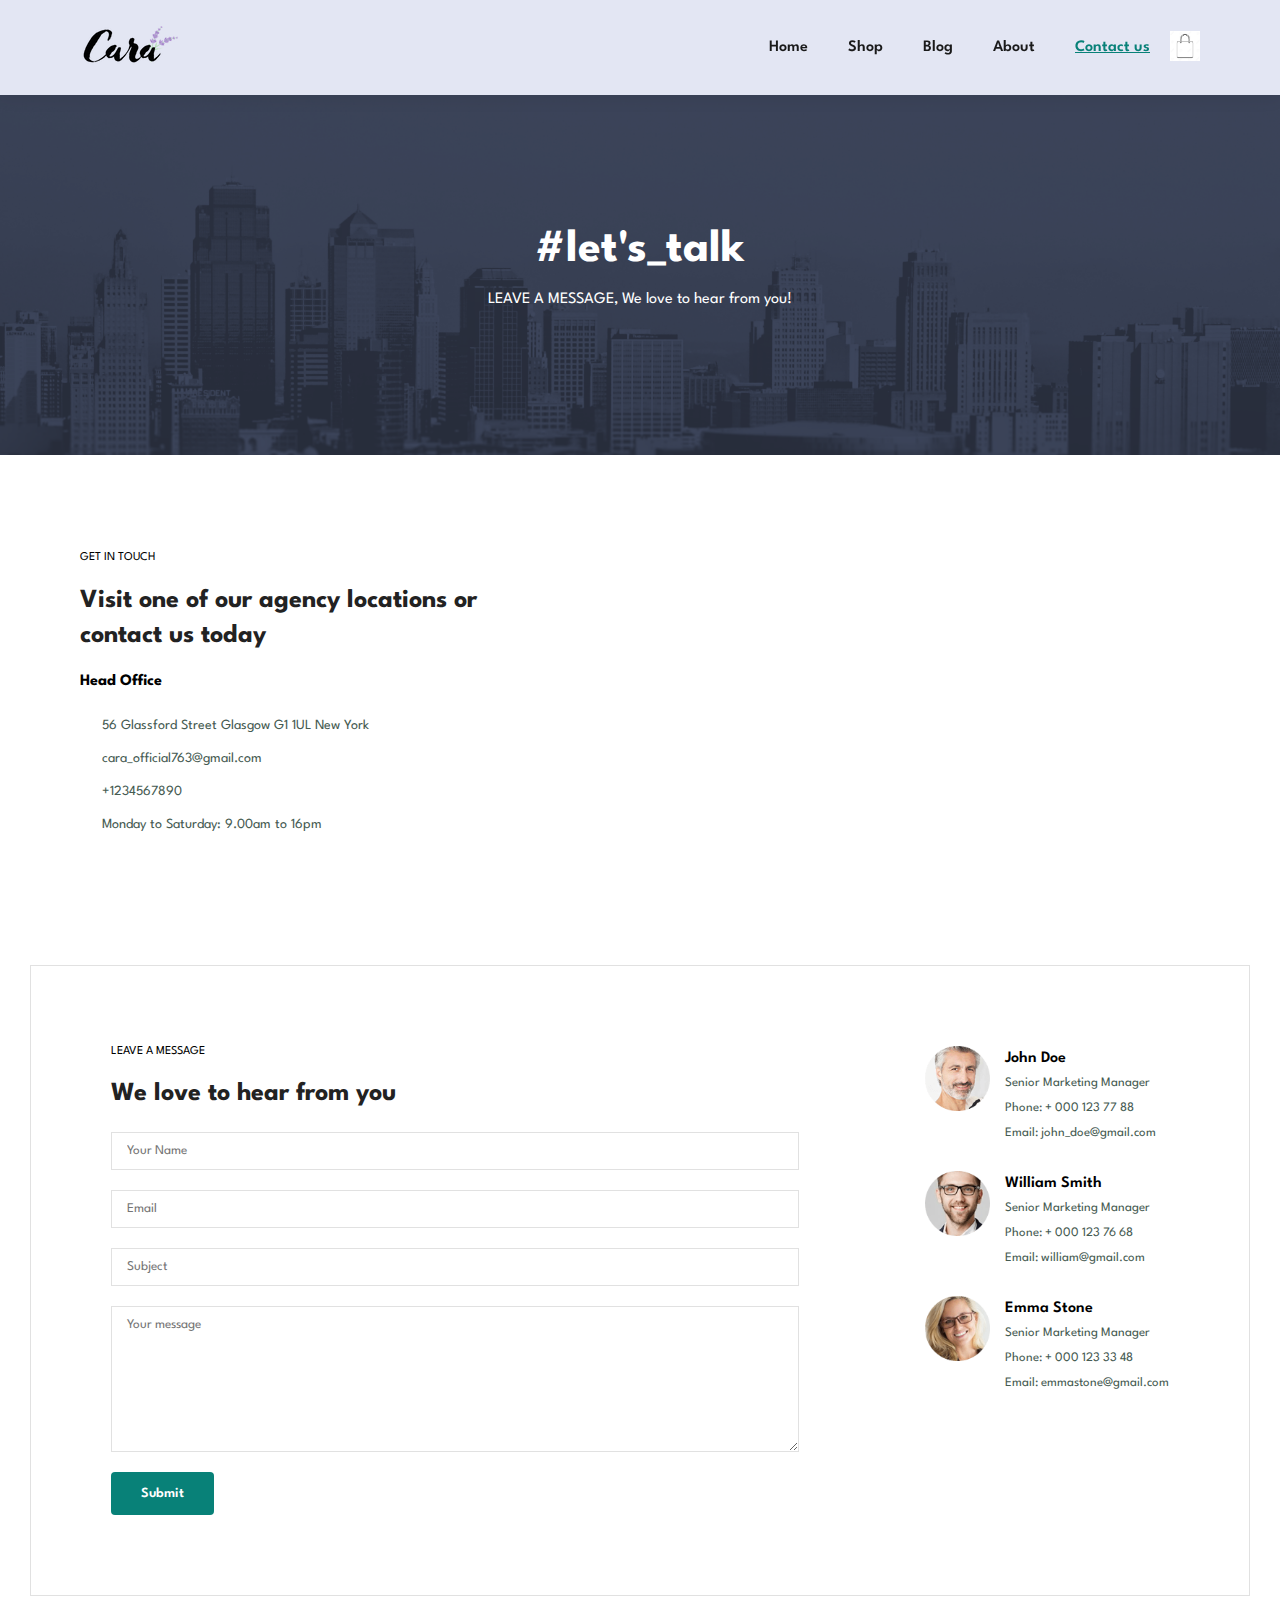
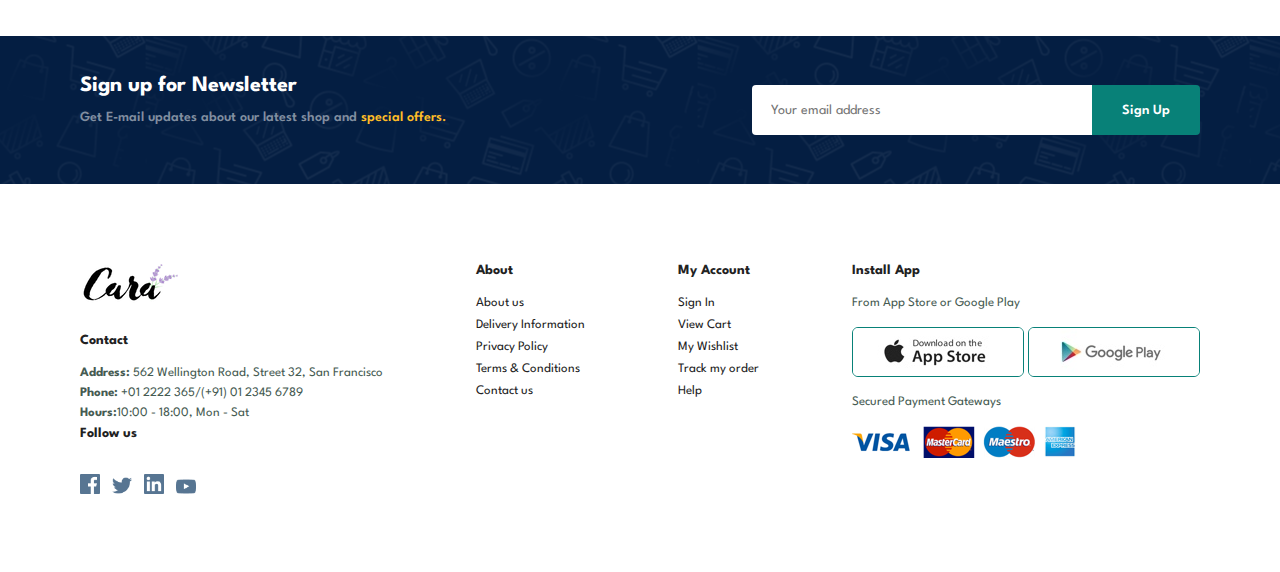
<file: contact.html>
<!DOCTYPE html>
<html lang="en">
<head>
    <meta charset="UTF-8">
    <meta http-equiv="X-UA-Compatible" content="IE=edge">
    <meta name="viewport" content="width=device-width, initial-scale=1.0">
    <title>CARA E-commerce</title>
    <link rel="stylesheet" href="https://cdnjs.cloudflare.com/ajax/libs/font-awesome/6.4.0/css/all.min.css" integrity="sha512-iecdLmaskl7CVkqkXNQ/ZH/XLlvWZOJyj7Yy7tcenmpD1ypASozpmT/E0iPtmFIB46ZmdtAc9eNBvH0H/ZpiBw==" crossorigin="anonymous" referrerpolicy="no-referrer" />
    <link rel="stylesheet" href="./style.css">
    <link rel="stylesheet" href="./media-queries.css">
</head>
<body>
    <section id="header">
        <a href="#"><img src="./img/logo.png" alt="" class="logo"></a>
        <div id="makenone">
            <ul id="navbar">
                <img src="./img/crossicon.png" alt="" id="critical">
                <li><a href="./index.html" >Home</a></li>
                <li><a href="./shop.html" >Shop</a></li>
                <li><a href="./blog.html" >Blog</a></li>
                <li><a href="./about.html" >About</a></li>
                <li><a href="./contact.html" class="active">Contact us</a></li>
                <a href="./cart.html"><img src="./img/shoppingicon.jpg" alt="" style="width:30px"></i></a>
            </ul>
        </div >
        <div id="mobile">
            <a href="#"><img src="./img/shoppingicon.jpg" alt="" style="width:30px"></i></a>
            <a href="#"><img src="./img/bars-solid.svg" alt="" style="width: 25px" id="bar"></a>
        </div>
    </section>

    <section id="page-header" class="about-header">
        
        <h2>#let's_talk</h2>
        
        <p>LEAVE A MESSAGE, We love to hear from you!</p>
        
    </section>

    <section id="contact-details" class="section-p1">
        <div class="details">
            <span>GET IN TOUCH</span>
            <h2>Visit one of our agency locations or contact us today</h2>
            <h3>Head Office</h3>
            <div>
                <li>
                    <i class="fa-regular fa-location-dot"></i>
                    <p>56 Glassford Street Glasgow G1 1UL New York</p>
                </li>
                <li>
                    <i class="fa-regular fa-envelope"></i>
                    <p>cara_official763@gmail.com</p>
                </li>
                <li>
                    <i class="fa-solid fa-phone"></i></i>
                    <p>+1234567890</p>
                </li>
                <li>
                    <i class="fa-solid fa-clock"></i>
                    <p>Monday to Saturday: 9.00am to 16pm</p>
                </li>
            </div>
        </div>
        <div class="map">
            <iframe src="https://www.google.com/maps/embed?pb=!1m18!1m12!1m3!1d2469.808983023014!2d-1.2543668000000188!3d51.75481639999999!2m3!1f0!2f0!3f0!3m2!1i1024!2i768!4f13.1!3m3!1m2!1s0x4876c6a9ef8c485b%3A0xd2ff1883a001afed!2sUniversity%20of%20Oxford!5e0!3m2!1sen!2sin!4v1685102107982!5m2!1sen!2sin" width="600" height="450" style="border:0;" allowfullscreen="" loading="lazy" referrerpolicy="no-referrer-when-downgrade"></iframe>
        </div>
    </section>

    <section id="form-details">
        <form action="">
            <span>LEAVE A MESSAGE</span>
            <h2>We love to hear from you</h2>
            <input type="text" placeholder="Your Name">
            <input type="text" placeholder="Email">
            <input type="text" placeholder="Subject">
            <textarea name="" id="" cols="30" rows="10" placeholder="Your message"></textarea>
            <button class="normal">Submit</button>
        </form>
        <div class="people">
            <div>
                <img src="./img/people/1.png" alt="">
                <p><span>John Doe</span> Senior Marketing Manager <br> Phone: + 000 123 77 88 <br> Email: john_doe@gmail.com</p>
            </div>
            <div>
                <img src="./img/people/2.png" alt="">
                <p><span>William  Smith</span> Senior Marketing Manager <br> Phone: + 000 123 76 68 <br> Email: william@gmail.com</p>
            </div>
            <div>
                <img src="./img/people/3.png" alt="">
                <p><span>Emma Stone</span> Senior Marketing Manager <br> Phone: + 000 123 33 48 <br> Email: emmastone@gmail.com</p>
            </div>
        </div>
    </section>

    <section id="newsletter" class="section-p1 section-m1">
        <div class="newstext">
            <h4>Sign up for Newsletter</h4>
            <p>Get E-mail updates about our latest shop and <span>special offers.</span></p>
        </div>
        <div class="form">
            <input type="text" placeholder="Your email address">
            <button class="normal">Sign Up</button>
        </div>
    </section>

    <footer class="section-p1">
        <div class="col">
            <img src="./img/logo.png" alt="" class="logo">
            <h4>Contact</h4>
            <p><strong>Address:</strong> 562 Wellington Road, Street 32, San Francisco</p>
            <p><strong>Phone:</strong> +01 2222 365/(+91) 01 2345 6789</p>
            <p><strong>Hours:</strong>10:00 - 18:00, Mon - Sat</p>
            <div class="follow">
                <h4>Follow us</h4>
                <div class="icon">
                    <a href="#"><img src="./img/asset 28.png" alt=""></a>
                    <a href="#"><img src="./img/asset 29.png" alt=""></a>
                    <a href="#"><img src="./img/asset 30.png" alt=""></a>
                    <a href="#"><img src="./img/asset 31.png" alt=""></a>
                </div>
            </div>
        </div>
        <div class="col">
            <h4>About</h4>
            <a href="#">About us</a>
            <a href="#">Delivery Information</a>
            <a href="#">Privacy Policy</a>
            <a href="#">Terms & Conditions</a>
            <a href="#">Contact us</a>
        </div>
        <div class="col">
            <h4>My Account</h4>
            <a href="#">Sign In</a>
            <a href="#">View Cart</a>
            <a href="#">My Wishlist</a>
            <a href="#">Track my order</a>
            <a href="#">Help</a>
        </div>
        <div class="col install">
            <h4>Install App</h4>
            <p>From App Store or Google Play</p>
            <div class="row">
                <img src="./img/pay/app.jpg" alt="">
                <img src="./img/pay/play.jpg" alt="">
            </div>
            <p>Secured Payment Gateways</p>
            <img src="./img/pay/pay.png" alt="">
        </div>
    </footer>


    <script src="./script.js"></script>
</body>
</html>
</file>
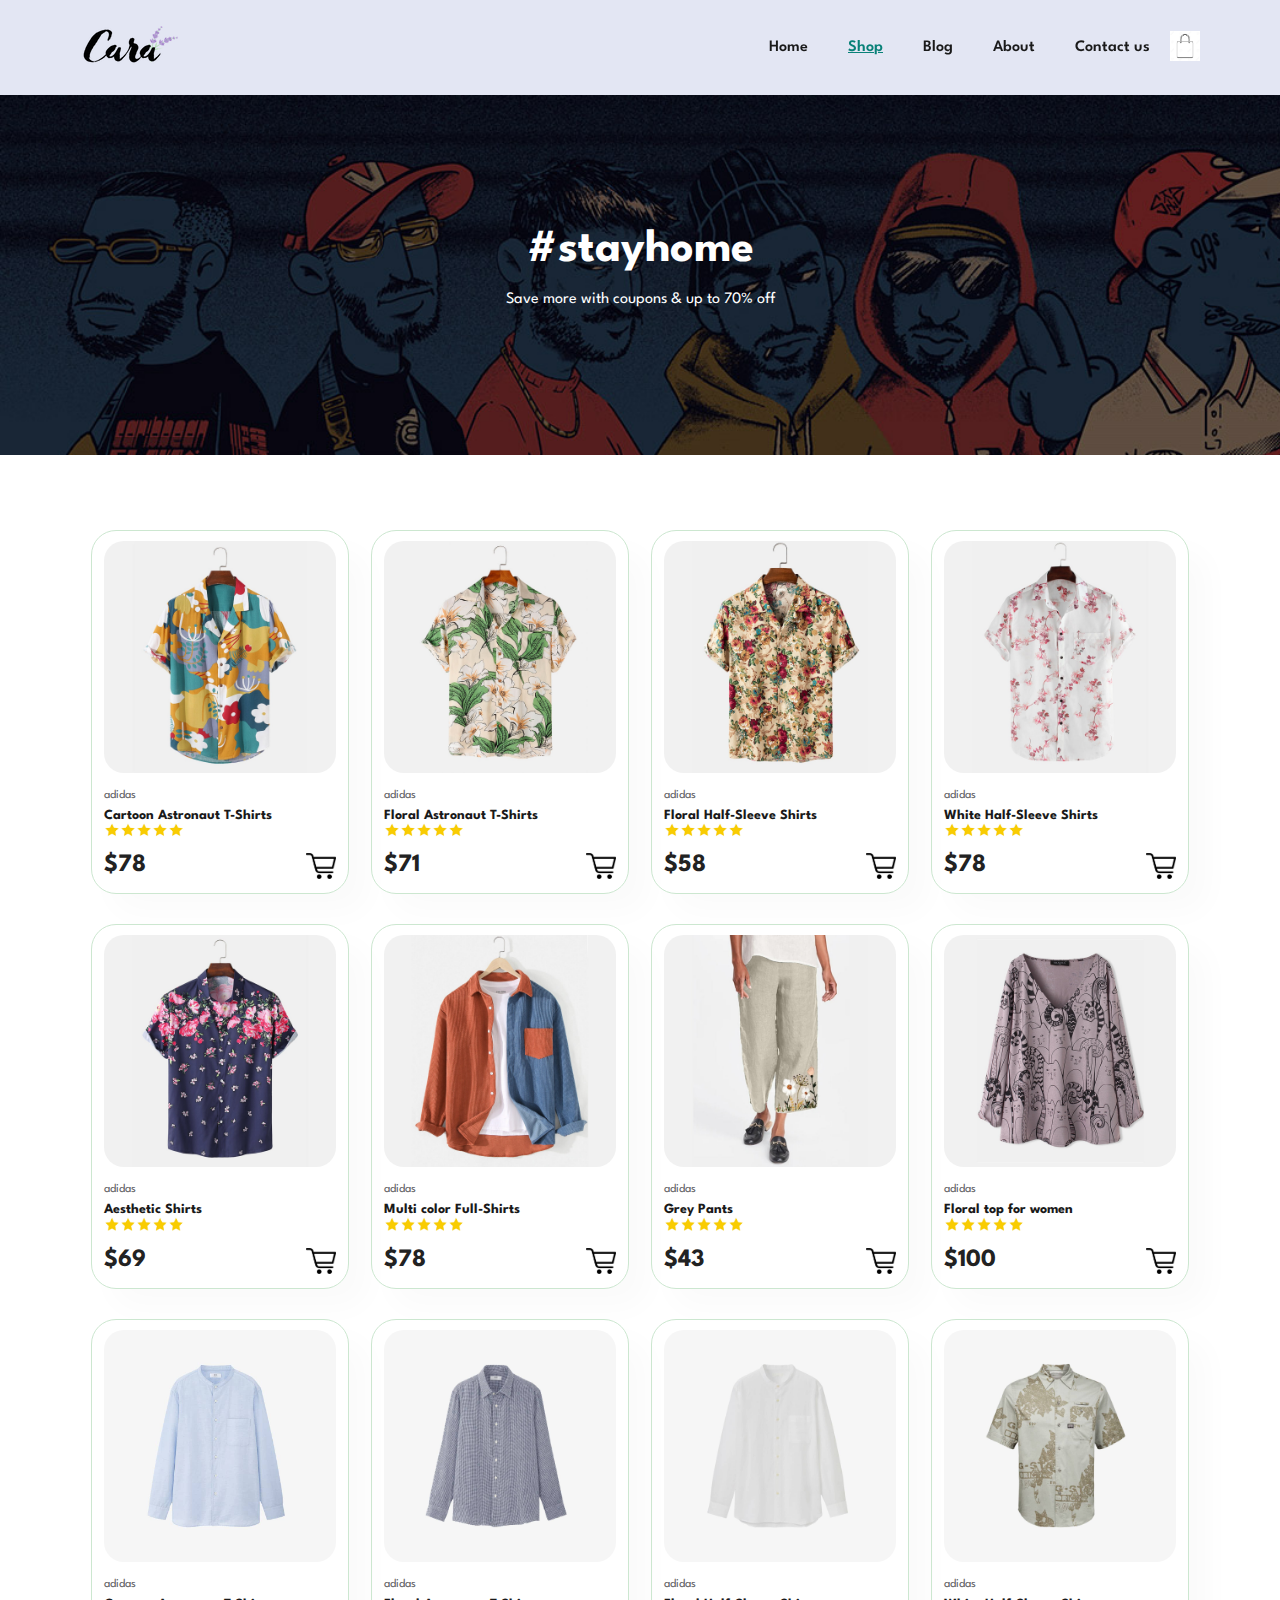
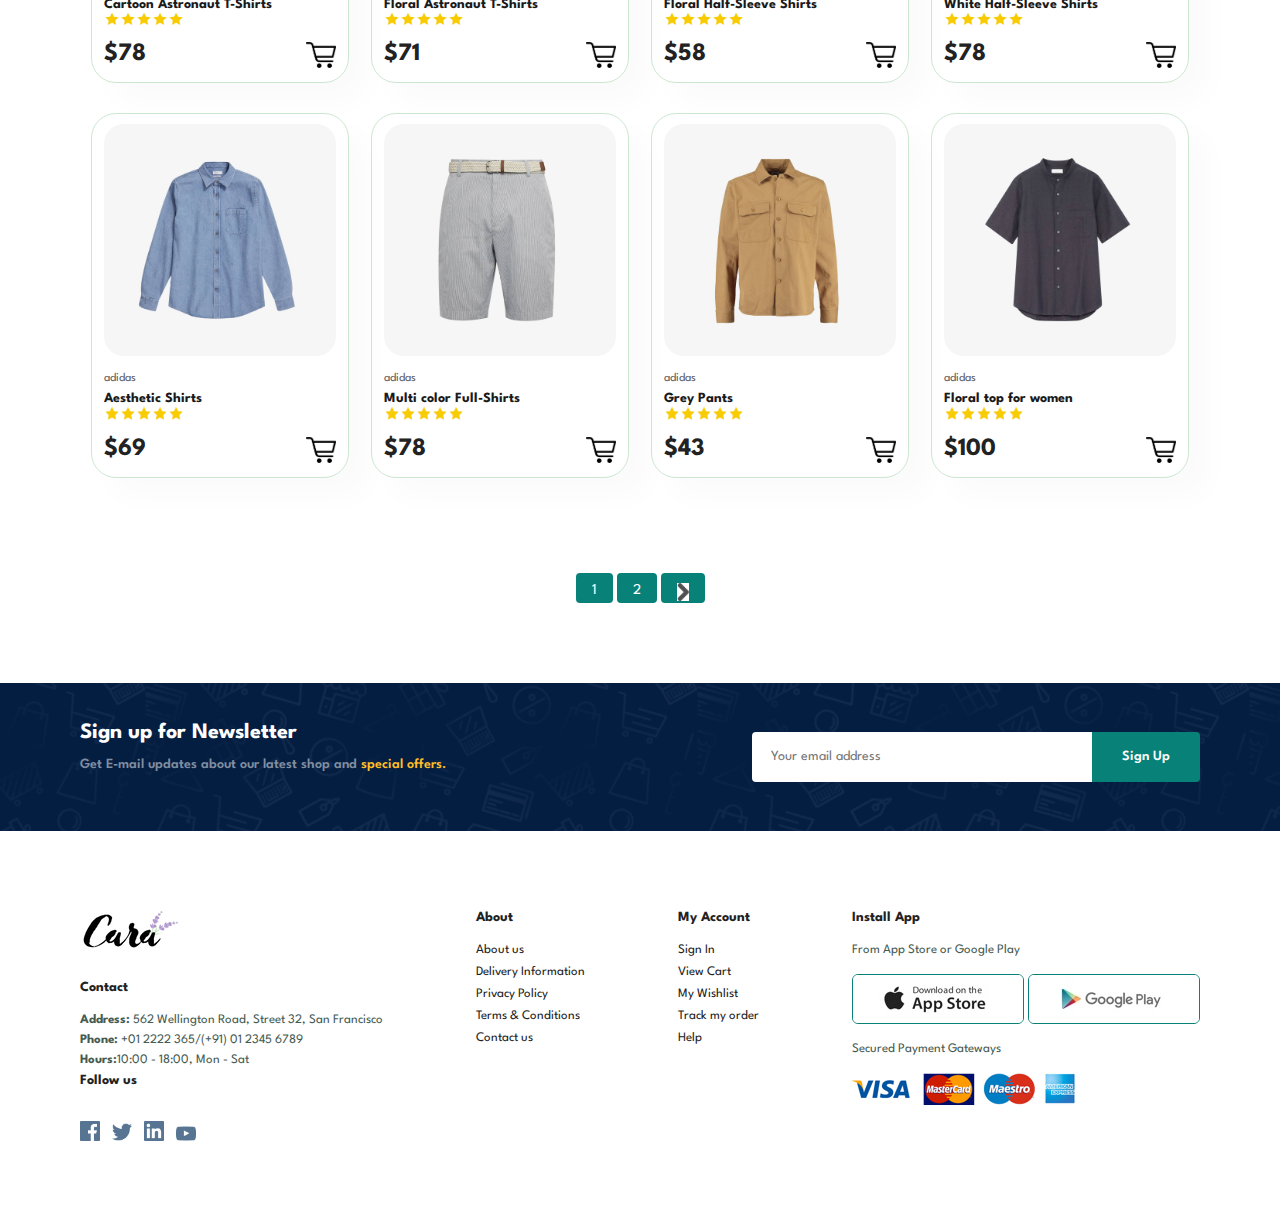
<file: shop.html>
<!DOCTYPE html>
<html lang="en">
<head>
    <meta charset="UTF-8">
    <meta http-equiv="X-UA-Compatible" content="IE=edge">
    <meta name="viewport" content="width=device-width, initial-scale=1.0">
    <title>CARA E-commerce</title>
    
    <link rel="stylesheet" href="./style.css">
    <link rel="stylesheet" href="./media-queries.css">
</head>
<body>
    <section id="header">
        <a href="#"><img src="./img/logo.png" alt="" class="logo"></a>
        <div id="makenone">
            <ul id="navbar">
                <img src="./img/crossicon.png" alt="" id="critical">
                <li><a href="./index.html" >Home</a></li>
                <li><a href="./shop.html" class="active">Shop</a></li>
                <li><a href="./blog.html">Blog</a></li>
                <li><a href="./about.html">About</a></li>
                <li><a href="./contact.html">Contact us</a></li>
                <a href=""><img src="./img/shoppingicon.jpg" alt="" style="width:30px"></i></a>
            </ul>
        </div >
        <div id="mobile">
            <a href="#"><img src="./img/shoppingicon.jpg" alt="" style="width:30px"></i></a>
            <a href="#"><img src="./img/bars-solid.svg" alt="" style="width: 25px" id="bar"></a>
        </div>
    </section>

    <section id="page-header">
        
        <h2>#stayhome</h2>
        
        <p>Save more with coupons & up to 70% off</p>
        
    </section>

    
    <section id="product1"  class="section-p1">
        
        <div class="pro-container">
            <div class="pro" onclick="window.location.href='./sproduct.html';">
                <img src="./img/products/f1.jpg" alt="">
                <div class="des">
                    <span>adidas</span>
                    <h5>Cartoon Astronaut T-Shirts</h5>
                    <div class="star">
                        <img src="./img/fivestar.png" alt="">
                    </div>
                </div>
                <div class="lowerhalf">
                    <h4>$78</h4>
                    <a href="#"><img src="./img/cartimg.png" style="width: 30px" alt="" class="cart"></a>
                </div>
            </div>
            <div class="pro" onclick="window.location.href='./sproduct.html';">
                <img src="./img/products/f2.jpg" alt="">
                <div class="des">
                    <span>adidas</span>
                    <h5>Floral Astronaut T-Shirts</h5>
                    <div class="star">
                        <img src="./img/fivestar.png" alt="">
                    </div>
                </div>
                <div class="lowerhalf">
                    <h4>$71</h4>
                    <a href="#"><img src="./img/cartimg.png" style="width: 30px" alt="" class="cart"></a>
                </div>
            </div>
            <div class="pro" onclick="window.location.href='./sproduct.html';">
                <img src="./img/products/f3.jpg" alt="">
                <div class="des">
                    <span>adidas</span>
                    <h5>Floral Half-Sleeve Shirts</h5>
                    <div class="star">
                        <img src="./img/fivestar.png" alt="">
                    </div>
                </div>
                <div class="lowerhalf">
                    <h4>$58</h4>
                    <a href="#"><img src="./img/cartimg.png" style="width: 30px" alt="" class="cart"></a>
                </div>
            </div>
            <div class="pro" onclick="window.location.href='./sproduct.html';">
                <img src="./img/products/f4.jpg" alt="">
                <div class="des">
                    <span>adidas</span>
                    <h5>White Half-Sleeve Shirts</h5>
                    <div class="star">
                        <img src="./img/fivestar.png" alt="">
                    </div>
                </div>
                <div class="lowerhalf">
                    <h4>$78</h4>
                    <a href="#"><img src="./img/cartimg.png" style="width: 30px" alt="" class="cart"></a>
                </div>
            </div>
            <div class="pro" onclick="window.location.href='./sproduct.html';">
                <img src="./img/products/f5.jpg" alt="">
                <div class="des">
                    <span>adidas</span>
                    <h5>Aesthetic Shirts</h5>
                    <div class="star">
                        <img src="./img/fivestar.png" alt="">
                    </div>
                </div>
                <div class="lowerhalf">
                    <h4>$69</h4>
                    <a href="#"><img src="./img/cartimg.png" style="width: 30px" alt="" class="cart"></a>
                </div>
            </div>
            <div class="pro" onclick="window.location.href='./sproduct.html';">
                <img src="./img/products/f6.jpg" alt="">
                <div class="des">
                    <span>adidas</span>
                    <h5>Multi color Full-Shirts</h5>
                    <div class="star">
                        <img src="./img/fivestar.png" alt="">
                    </div>
                </div>
                <div class="lowerhalf">
                    <h4>$78</h4>
                    <a href="#"><img src="./img/cartimg.png" style="width: 30px" alt="" class="cart"></a>
                </div>
            </div>
            <div class="pro" onclick="window.location.href='./sproduct.html';">
                <img src="./img/products/f7.jpg" alt="">
                <div class="des">
                    <span>adidas</span>
                    <h5>Grey Pants</h5>
                    <div class="star">
                        <img src="./img/fivestar.png" alt="">
                    </div>
                </div>
                <div class="lowerhalf">
                    <h4>$43</h4>
                    <a href="#"><img src="./img/cartimg.png" style="width: 30px" alt="" class="cart"></a>
                </div>
            </div>
            <div class="pro" onclick="window.location.href='./sproduct.html';">
                <img src="./img/products/f8.jpg" alt="">
                <div class="des">
                    <span>adidas</span>
                    <h5>Floral top for women</h5>
                    <div class="star">
                        <img src="./img/fivestar.png" alt="">
                    </div>
                </div>
                <div class="lowerhalf">
                    <h4>$100</h4>
                    <a href="#"><img src="./img/cartimg.png" style="width: 30px" alt="" class="cart"></a>
                </div>
            </div>
        
            <div class="pro" onclick="window.location.href='./sproduct.html';">
                <img src="./img/products/n1.jpg" alt="">
                <div class="des">
                    <span>adidas</span>
                    <h5>Cartoon Astronaut T-Shirts</h5>
                    <div class="star">
                        <img src="./img/fivestar.png" alt="">
                    </div>
                </div>
                <div class="lowerhalf">
                    <h4>$78</h4>
                    <a href="#"><img src="./img/cartimg.png" style="width: 30px" alt="" class="cart"></a>
                </div>
            </div>
            <div class="pro" onclick="window.location.href='./sproduct.html';">
                <img src="./img/products/n2.jpg" alt="">
                <div class="des">
                    <span>adidas</span>
                    <h5>Floral Astronaut T-Shirts</h5>
                    <div class="star">
                        <img src="./img/fivestar.png" alt="">
                    </div>
                </div>
                <div class="lowerhalf">
                    <h4>$71</h4>
                    <a href="#"><img src="./img/cartimg.png" style="width: 30px" alt="" class="cart"></a>
                </div>
            </div>
            <div class="pro" onclick="window.location.href='./sproduct.html';">
                <img src="./img/products/n3.jpg" alt="">
                <div class="des">
                    <span>adidas</span>
                    <h5>Floral Half-Sleeve Shirts</h5>
                    <div class="star">
                        <img src="./img/fivestar.png" alt="">
                    </div>
                </div>
                <div class="lowerhalf">
                    <h4>$58</h4>
                    <a href="#"><img src="./img/cartimg.png" style="width: 30px" alt="" class="cart"></a>
                </div>
            </div>
            <div class="pro" onclick="window.location.href='./sproduct.html';">
                <img src="./img/products/n4.jpg" alt="">
                <div class="des">
                    <span>adidas</span>
                    <h5>White Half-Sleeve Shirts</h5>
                    <div class="star">
                        <img src="./img/fivestar.png" alt="">
                    </div>
                </div>
                <div class="lowerhalf">
                    <h4>$78</h4>
                    <a href="#"><img src="./img/cartimg.png" style="width: 30px" alt="" class="cart"></a>
                </div>
            </div>
            <div class="pro" onclick="window.location.href='./sproduct.html';">
                <img src="./img/products/n5.jpg" alt="">
                <div class="des">
                    <span>adidas</span>
                    <h5>Aesthetic Shirts</h5>
                    <div class="star">
                        <img src="./img/fivestar.png" alt="">
                    </div>
                </div>
                <div class="lowerhalf">
                    <h4>$69</h4>
                    <a href="#"><img src="./img/cartimg.png" style="width: 30px" alt="" class="cart"></a>
                </div>
            </div>
            <div class="pro" onclick="window.location.href='./sproduct.html';">
                <img src="./img/products/n6.jpg" alt="">
                <div class="des">
                    <span>adidas</span>
                    <h5>Multi color Full-Shirts</h5>
                    <div class="star">
                        <img src="./img/fivestar.png" alt="">
                    </div>
                </div>
                <div class="lowerhalf">
                    <h4>$78</h4>
                    <a href="#"><img src="./img/cartimg.png" style="width: 30px" alt="" class="cart"></a>
                </div>
            </div>
            <div class="pro" onclick="window.location.href='./sproduct.html';">
                <img src="./img/products/n7.jpg" alt="">
                <div class="des">
                    <span>adidas</span>
                    <h5>Grey Pants</h5>
                    <div class="star">
                        <img src="./img/fivestar.png" alt="">
                    </div>
                </div>
                <div class="lowerhalf">
                    <h4>$43</h4>
                    <a href="#"><img src="./img/cartimg.png" style="width: 30px" alt="" class="cart"></a>
                </div>
            </div>
            <div class="pro" onclick="window.location.href='./sproduct.html';">
                <img src="./img/products/n8.jpg" alt="">
                <div class="des">
                    <span>adidas</span>
                    <h5>Floral top for women</h5>
                    <div class="star">
                        <img src="./img/fivestar.png" alt="">
                    </div>
                </div>
                <div class="lowerhalf">
                    <h4>$100</h4>
                    <a href="#"><img src="./img/cartimg.png" style="width: 30px" alt="" class="cart"></a>
                </div>
            </div>
        </div>
    </section>

    <section class="section-p1" id="pagination">
        <a href="#">1</a>
        <a href="#">2</a>
        <a href="#"><img src="./img/arrowicon.png" alt="" style="width: 12px; background: #088178;"></a>
    </section>
    

    <section id="newsletter" class="section-p1 section-m1">
        <div class="newstext">
            <h4>Sign up for Newsletter</h4>
            <p>Get E-mail updates about our latest shop and <span>special offers.</span></p>
        </div>
        <div class="form">
            <input type="text" placeholder="Your email address">
            <button class="normal">Sign Up</button>
        </div>
    </section>

    <footer class="section-p1">
        <div class="col">
            <img src="./img/logo.png" alt="" class="logo">
            <h4>Contact</h4>
            <p><strong>Address:</strong> 562 Wellington Road, Street 32, San Francisco</p>
            <p><strong>Phone:</strong> +01 2222 365/(+91) 01 2345 6789</p>
            <p><strong>Hours:</strong>10:00 - 18:00, Mon - Sat</p>
            <div class="follow">
                <h4>Follow us</h4>
                <div class="icon">
                    <a href="#"><img src="./img/asset 28.png" alt=""></a>
                    <a href="#"><img src="./img/asset 29.png" alt=""></a>
                    <a href="#"><img src="./img/asset 30.png" alt=""></a>
                    <a href="#"><img src="./img/asset 31.png" alt=""></a>
                </div>
            </div>
        </div>
        <div class="col">
            <h4>About</h4>
            <a href="#">About us</a>
            <a href="#">Delivery Information</a>
            <a href="#">Privacy Policy</a>
            <a href="#">Terms & Conditions</a>
            <a href="#">Contact us</a>
        </div>
        <div class="col">
            <h4>My Account</h4>
            <a href="#">Sign In</a>
            <a href="#">View Cart</a>
            <a href="#">My Wishlist</a>
            <a href="#">Track my order</a>
            <a href="#">Help</a>
        </div>
        <div class="col install">
            <h4>Install App</h4>
            <p>From App Store or Google Play</p>
            <div class="row">
                <img src="./img/pay/app.jpg" alt="">
                <img src="./img/pay/play.jpg" alt="">
            </div>
            <p>Secured Payment Gateways</p>
            <img src="./img/pay/pay.png" alt="">
        </div>
    </footer>


    <script src="./script.js"></script>
</body>
</html>
</file>
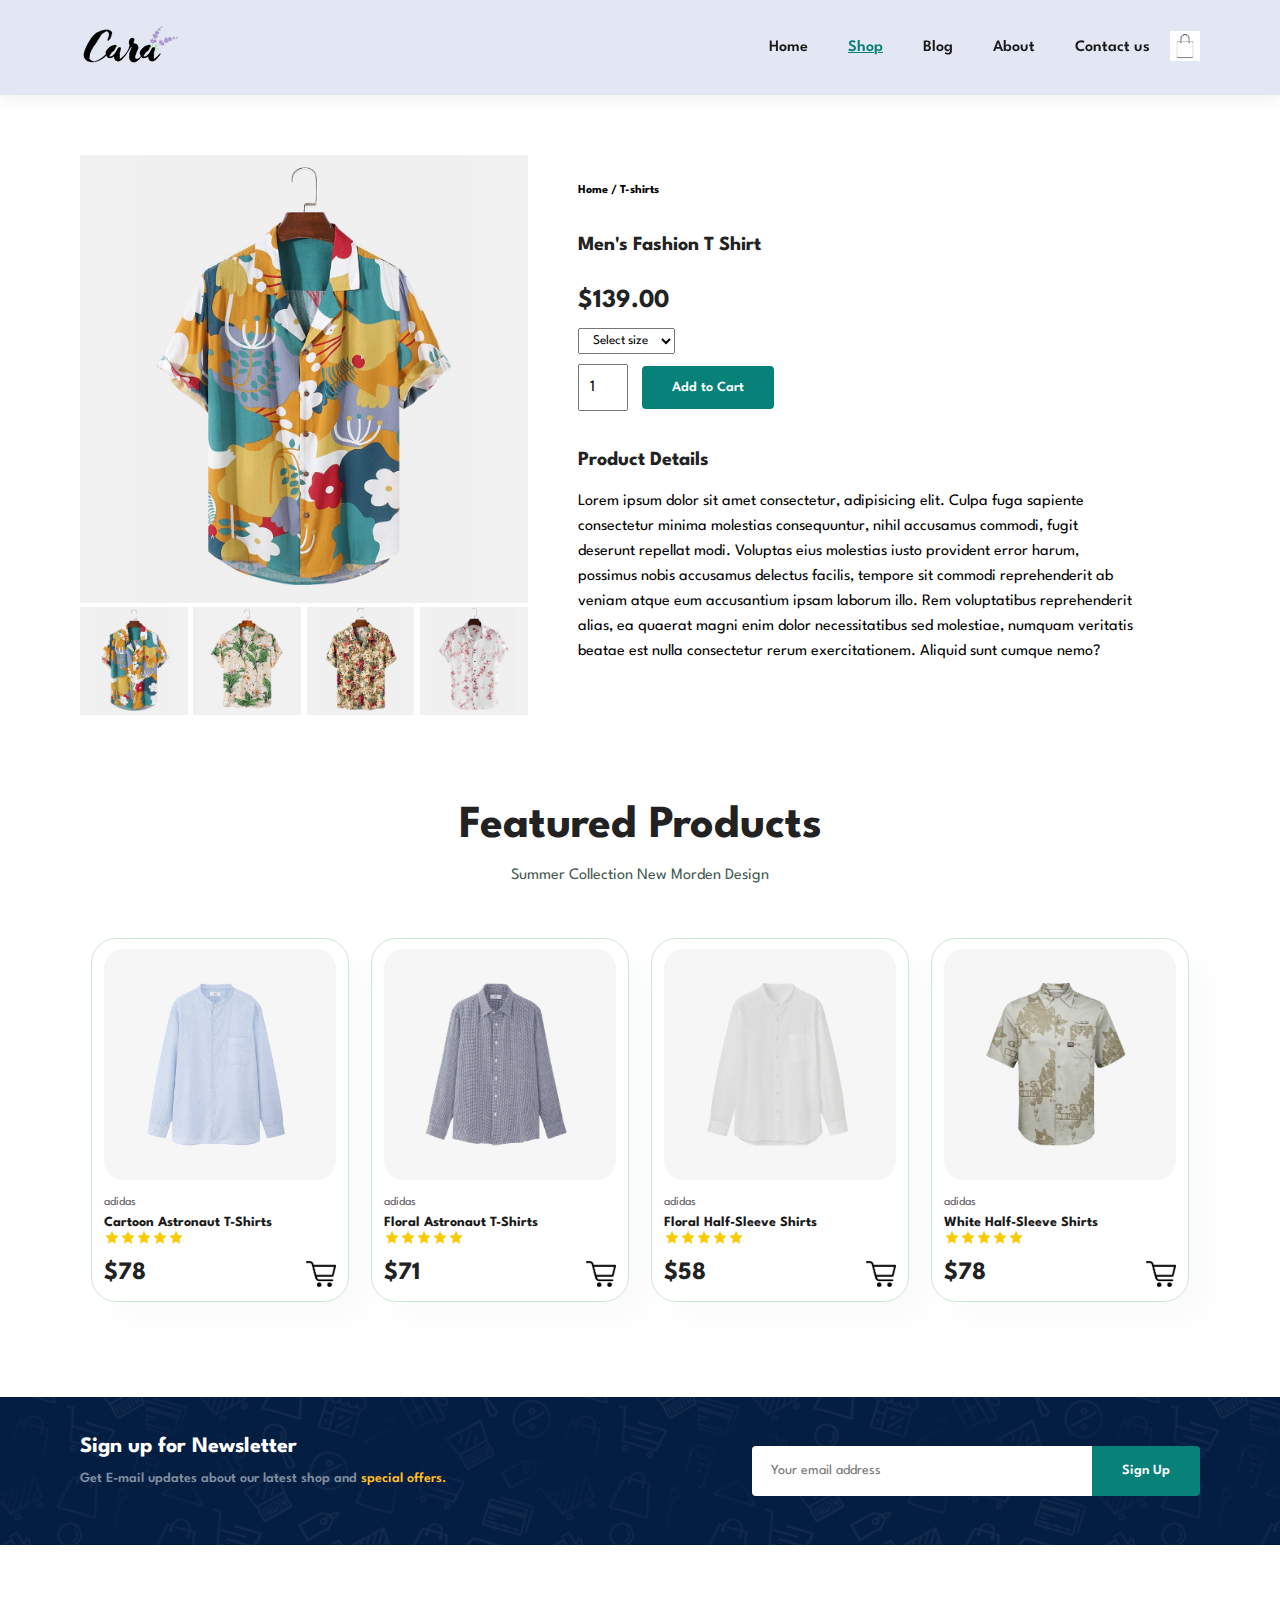
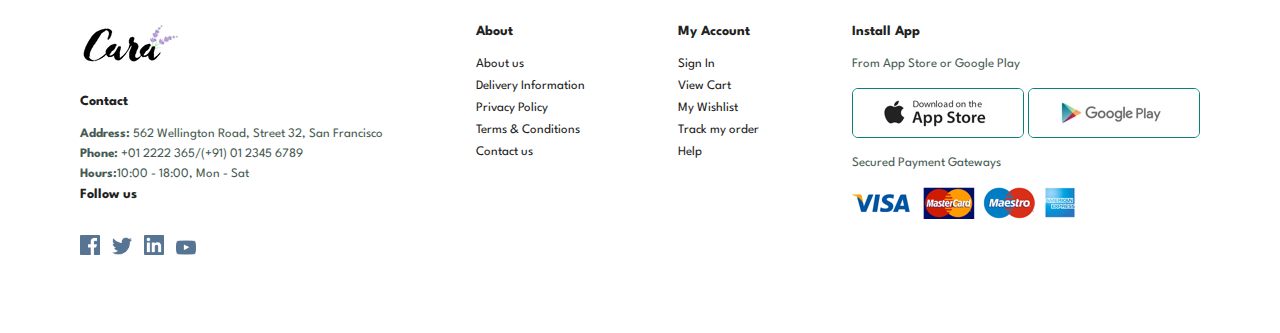
<file: sproduct.html>
<!DOCTYPE html>
<html lang="en">
<head>
    <meta charset="UTF-8">
    <meta http-equiv="X-UA-Compatible" content="IE=edge">
    <meta name="viewport" content="width=device-width, initial-scale=1.0">
    <title>CARA E-commerce</title>
    
    <link rel="stylesheet" href="./style.css">
    <link rel="stylesheet" href="./media-queries.css">
</head>
<body>
    <section id="header">
        <a href="#"><img src="./img/logo.png" alt="" class="logo"></a>
        <div id="makenone">
            <ul id="navbar">
                <img src="./img/crossicon.png" alt="" id="critical">
                <li><a href="./index.html" >Home</a></li>
                <li><a href="./shop.html" class="active">Shop</a></li>
                <li><a href="./blog.html">Blog</a></li>
                <li><a href="./about.html">About</a></li>
                <li><a href="./contact.html">Contact us</a></li>
                <a href=""><img src="./img/shoppingicon.jpg" alt="" style="width:30px"></i></a>
            </ul>
        </div >
        <div id="mobile">
            <a href="#"><img src="./img/shoppingicon.jpg" alt="" style="width:30px"></i></a>
            <a href="#"><img src="./img/bars-solid.svg" alt="" style="width: 25px" id="bar"></a>
        </div>
    </section>

    <section id="prodetails" class="section-p1">
        <div class="single-pro-image">
            <img src="./img/products/f1.jpg" style="width:100%" id="MainImg"alt="">
            <div class="small-img-group">
                <div class="small-img-col" id="col1">
                    <img src="./img/products/f1.jpg" alt="" style="width: 100%;" class="small-img">
                </div>
                <div class="small-img-col" id="col2">
                    <img src="./img/products/f2.jpg" alt="" style="width: 100%;" class="small-img">
                </div>
                <div class="small-img-col" id="col3">
                    <img src="./img/products/f3.jpg" alt="" style="width: 100%;" class="small-img">
                </div>
                <div class="small-img-col" id="col4">
                    <img src="./img/products/f4.jpg" alt="" style="width: 100%;" class="small-img">
                </div>
            </div>
        </div>
        <div class="single-pro-details">
            <h6>Home / T-shirts</h6>
            <h4>Men's Fashion T Shirt</h4>
            <h2>$139.00</h2>
            <select >
                <option selected>Select size</option>
                <option >XXL</option>
                <option >XL</option>
                <option >Large</option>
                <option >Medium</option>
                <option >Small</option>
            </select>
            <input type="number" value="1">
            <button class="normal">Add to Cart</button>
            <h4>Product Details</h4>
            <span>Lorem ipsum dolor sit amet consectetur, adipisicing elit. Culpa fuga sapiente consectetur minima molestias consequuntur, nihil accusamus commodi, fugit deserunt repellat modi. Voluptas eius molestias iusto provident error harum, possimus nobis accusamus delectus facilis, tempore sit commodi reprehenderit ab veniam atque eum accusantium ipsam laborum illo. Rem voluptatibus reprehenderit alias, ea quaerat magni enim dolor necessitatibus sed molestiae, numquam veritatis beatae est nulla consectetur rerum exercitationem. Aliquid sunt cumque nemo?</span>
        </div>
    </section>

    <section id="product1"  class="section-p1">
        <h2>Featured Products</h2>
        <p>Summer Collection New  Morden Design</p>
        <div class="pro-container">
            <div class="pro">
                <img src="./img/products/n1.jpg" alt="">
                <div class="des">
                    <span>adidas</span>
                    <h5>Cartoon Astronaut T-Shirts</h5>
                    <div class="star">
                        <img src="./img/fivestar.png" alt="">
                    </div>
                </div>
                <div class="lowerhalf">
                    <h4>$78</h4>
                    <a href="#"><img src="./img/cartimg.png" style="width: 30px" alt="" class="cart"></a>
                </div>
            </div>
            <div class="pro">
                <img src="./img/products/n2.jpg" alt="">
                <div class="des">
                    <span>adidas</span>
                    <h5>Floral Astronaut T-Shirts</h5>
                    <div class="star">
                        <img src="./img/fivestar.png" alt="">
                    </div>
                </div>
                <div class="lowerhalf">
                    <h4>$71</h4>
                    <a href="#"><img src="./img/cartimg.png" style="width: 30px" alt="" class="cart"></a>
                </div>
            </div>
            <div class="pro">
                <img src="./img/products/n3.jpg" alt="">
                <div class="des">
                    <span>adidas</span>
                    <h5>Floral Half-Sleeve Shirts</h5>
                    <div class="star">
                        <img src="./img/fivestar.png" alt="">
                    </div>
                </div>
                <div class="lowerhalf">
                    <h4>$58</h4>
                    <a href="#"><img src="./img/cartimg.png" style="width: 30px" alt="" class="cart"></a>
                </div>
            </div>
            <div class="pro">
                <img src="./img/products/n4.jpg" alt="">
                <div class="des">
                    <span>adidas</span>
                    <h5>White Half-Sleeve Shirts</h5>
                    <div class="star">
                        <img src="./img/fivestar.png" alt="">
                    </div>
                </div>
                <div class="lowerhalf">
                    <h4>$78</h4>
                    <a href="#"><img src="./img/cartimg.png" style="width: 30px" alt="" class="cart"></a>
                </div>
            </div>
        </div>
    </section>

    <section id="newsletter" class="section-p1 section-m1">
        <div class="newstext">
            <h4>Sign up for Newsletter</h4>
            <p>Get E-mail updates about our latest shop and <span>special offers.</span></p>
        </div>
        <div class="form">
            <input type="text" placeholder="Your email address">
            <button class="normal">Sign Up</button>
        </div>
    </section>

    <footer class="section-p1">
        <div class="col">
            <img src="./img/logo.png" alt="" class="logo">
            <h4>Contact</h4>
            <p><strong>Address:</strong> 562 Wellington Road, Street 32, San Francisco</p>
            <p><strong>Phone:</strong> +01 2222 365/(+91) 01 2345 6789</p>
            <p><strong>Hours:</strong>10:00 - 18:00, Mon - Sat</p>
            <div class="follow">
                <h4>Follow us</h4>
                <div class="icon">
                    <a href="#"><img src="./img/asset 28.png" alt=""></a>
                    <a href="#"><img src="./img/asset 29.png" alt=""></a>
                    <a href="#"><img src="./img/asset 30.png" alt=""></a>
                    <a href="#"><img src="./img/asset 31.png" alt=""></a>
                </div>
            </div>
        </div>
        <div class="col">
            <h4>About</h4>
            <a href="#">About us</a>
            <a href="#">Delivery Information</a>
            <a href="#">Privacy Policy</a>
            <a href="#">Terms & Conditions</a>
            <a href="#">Contact us</a>
        </div>
        <div class="col">
            <h4>My Account</h4>
            <a href="#">Sign In</a>
            <a href="#">View Cart</a>
            <a href="#">My Wishlist</a>
            <a href="#">Track my order</a>
            <a href="#">Help</a>
        </div>
        <div class="col install">
            <h4>Install App</h4>
            <p>From App Store or Google Play</p>
            <div class="row">
                <img src="./img/pay/app.jpg" alt="">
                <img src="./img/pay/play.jpg" alt="">
            </div>
            <p>Secured Payment Gateways</p>
            <img src="./img/pay/pay.png" alt="">
        </div>
    </footer>

    <script>
        let MainImg=document.getElementById("MainImg");
        let col1=document.getElementById("col1");
        let col2=document.getElementById("col2");
        let col3=document.getElementById("col3");
        let col4=document.getElementById("col4");

        col1.addEventListener('click', function toggle(){
            MainImg.src="./img/products/f1.jpg";
        });
        col2.addEventListener('click', function toggle(){
            MainImg.src="./img/products/f2.jpg";
        });
        col3.addEventListener('click', function toggle(){
            MainImg.src="./img/products/f3.jpg";
        });
        col4.addEventListener('click', function toggle(){
            MainImg.src="./img/products/f4.jpg";
        });
    </script>
    <script src="./script.js"></script>
</body>
</html>
</file>
<file: style.css>
@import url('https://fonts.googleapis.com/css2?family=League+Spartan:wght@100;200;300;400;500;600;700;800;900&display=swap');
*{
    margin: 0;
    padding: 0;
    box-sizing: border-box;
    font-family: 'League Spartan', sans-serif;
}
h1{
    font-size: 50px;
    line-height: 64px;
    color: #222;
}
h2{
    font-size: 46px;
    line-height: 54px;
    color:#222
}
h4{
    font-size: 20px;
    color: #222;
}
h6{
    font-weight: 700;
    font-size: 12px;
}
p{
    font-size: 16px;
    color: #465b52;
    margin: 15px 0 20px 0;
}
.section-p1{
    padding: 40px 80px;
}
.section-m1{
    margin: 40px 0;
}
button.normal{
    font-size: 14px;
    font-weight: 600;
    padding: 15px 30px;
    color: #000;
    background-color: #fff;
    border-radius: 4px;
    cursor: pointer;
    border: none;
    outline: none;
    transition: 0.2s;
}
button.white{
    font-size: 13px;
    font-weight: 600;
    padding: 11px 18px;
    color: #fff;
    background-color: transparent;
    cursor: pointer;
    border: 1px solid white;
    outline: none;
    transition: 0.2s;
}
body{
    width: 100%;
}
section,header,footer{
    overflow: hidden;
}

/* header start */
#header{
    display: flex;
    align-items: center;
    justify-content: space-between;
    padding: 20px 80px;
    background-color: #E3E6F3;
    box-shadow: 0 5px 15px rgba(0,0,0,0.06);
    position: sticky;
    top: 0;
    left: 0;
    z-index: 100;
}
#mobile{
    display: none; 
}
#critical{
    display: none;
}

#navbar{
    display: flex;
    align-items: center;
    justify-content: center;
}
#navbar li{
    list-style:none;
    padding: 20px;

}
#navbar li a{
    text-decoration: none;
    font-size: 16px;
    font-weight: 600;
    color: #1a1a1a;
    transition: 0.2s ease;
}
#navbar li a:hover,#navbar li a.active{
    color: #088178;
    text-decoration: underline #088178 solid 1.2px;
}

/* for hero section */
#hero{
    background-image: url("./img/hero4.png");
    height: 90vh;
    width: 100%;
    background-position: top 25% right 0;
    background-size: cover;
    padding: 0 80px;
    display: flex;
    flex-direction: column;
    justify-content: center;
    align-items: flex-start;

}
#hero h4{
    padding-bottom: 15px;
}
#hero h1{
    color: #088178;
}
#hero button{
    background-image: url("./img/button.png");
    background-color: transparent;
    color: #088178;
    border: 0;
    padding: 14px 80px 14px 65px;
    background-repeat: no-repeat;
    background-size: cover;
    cursor: pointer;
    font-weight: 700;
    font-size: 15px;

}

/* for features section */
#feature{
    display: flex;
    align-items: center;
    justify-content: space-between;
    flex-wrap: wrap;
}
#feature .fe-box{
    width: 180px;
    text-align: center;
    padding: 25px 15px;
    box-shadow: 20px 20px 34px rgba(0,0,0,0.3);
    border: 1px solid #cce7d0;
    border-radius: 4px;
    margin: 15px 0;
}
#feature .fe-box:hover{
    box-shadow: 10px 10px 54px rgba(70,62,221,0.1);
}
#feature .fe-box img{
    width: 100%;
    margin-bottom: 10px;
}
#feature .fe-box h6{
    display: inline-block;
    padding: 9px 8px 6px 8px;
    line-height: 1;
    border-radius: 4px;
    color: #088178;
    background-color: #fddde4;

}

/* for product area */
#product1{
    text-align: center;
}
#product1 .pro{
    width: 23%;
    min-width: 250px;
    padding: 10px 12px;
    border: 1px solid #cce7d0;
    border-radius: 25px;
    cursor: pointer;
    box-shadow: 20px 20px  30px rgba(0,0,0,0.02);
    margin: 15px 0;
    transition: 0.2s ease;
    /* position: relative; */
}
#product1 .pro-container{
    display: flex;
    flex-wrap: wrap;
    justify-content: space-around;
    padding-top: 20px;
}
#product1 .pro:hover{
    box-shadow: 20px 20px  30px rgba(0,0,0,0.06);
}
#product1 .pro > img{
    width: 100%;
    border-radius: 20px;
}
#product1 .pro .des{
    text-align: start;
    padding: 10px 0;
}
#product1 .pro .des span{
    color: #606063;
    font-size: 12px;

}
#product1 .pro .des h5{
    padding-top: 7px;
    color: #1a1a1a;
    font-size: 14px;
}
#product1 .pro .des img{
    width: 80px;   
}
#product1 .pro .des h4{
    padding-top: 7px;
    font-size: 15px;
    font-weight: 700;
    color: #088178;
}
.lowerhalf{
    display: flex;;
    justify-content: space-between;
}
.lowerhalf h4{
    font-size: 25px;
}

/* for banner area */
#banner{
    display: flex;
    flex-direction: column;
    align-items: center;
    justify-content: center;
    text-align: center;
    background-image: url("./img/banner/b2.jpg");
    width: 100%;
    height: 40vh;
    background-size: cover;
    background-position: center;
}
#banner h4{
    color: white;
    font-size: 16px;
}
#banner h2{
    color: white;
    font-size: 30px;
    padding: 10px 0;
}
#banner span{
    color: #ef3636;
}
#banner button:hover{
    background-color: #088178;
    color: #fff;
}

/* for small banner section */
#sm-banner{
    display: flex;
    justify-content: space-around;
    flex-wrap: wrap;
}
#sm-banner .banner-box{
    display: flex;
    flex-direction: column;
    align-items: flex-start;
    justify-content: center;
    background-image: url("./img/banner/b17.jpg");
    min-width: 620px;
    height: 50vh;
    background-size: cover;
    background-position: center;
    padding: 30px;
}
#sm-banner .banner-box2{
    background-image: url("./img/banner/b10.jpg");
}
#sm-banner h4{
    color: white;
    font-size: 20px;
    font-weight: 300;
} 
#sm-banner h2{
    color: white;
    font-size: 32px;
    font-weight: 800;
} 
#sm-banner span{
    color:white;
    font-size: 14px;
    font-weight: 500;
    padding-bottom: 15px;
}
#sm-banner .banner-box:hover button{
    background: #088178;
    border: 1px solid #088178;
}


.sm{
    display: none;
}
.sm .smdiv{
    width: 100%;
    padding: 10px;
    background-image: url("./img/banner/b17.jpg");
    background-size: cover;
    margin-bottom: 10px;
    height: 25vh;
    padding-top: 40px;
}
.smdiv h4{
    color: white;
    font-weight: 400;
    margin-bottom: 0px;
}
.smdiv h2{
    color: white;
    font-weight: 500%;
    margin-bottom: 0px;
    padding: 0;
}
.smdiv p{
    margin-bottom: 8px;
    margin-top: 0px;
    color: white;
}
.smdiv button{
    background: transparent;
    color: white;
    border: 1px solid white;
    padding: 3px;
}
.smdiv:hover button{
    background: #088178;
    border: 1px solid #088178;
}
.smdiv button:hover{
    cursor:  pointer;
}

#smdiv1{
    background-image: url("./img/banner/b10.jpg");
}
/* for banner3 */
#banner3{
    display: flex;
    justify-content: space-between;
    flex-wrap: wrap;
    padding: 0 80px;
}
#banner3 .banner-box{
    display: flex;
    flex-direction: column;
    align-items: flex-start;
    justify-content: center;
    background-image: url("./img/banner/b7.jpg");
    min-width: 30%;
    height: 30vh;
    background-size: cover;
    background-position: center;
    padding: 20px;
    margin-bottom: 20px;
}
#banner3 .banner-box{
    display: flex;
    flex-direction: column;
    align-items: flex-start;
    justify-content: center;
    background-image: url("./img/banner/b7.jpg");
    min-width: 30%;
    height: 30vh;
    background-size: cover;
    background-position: center;
    padding: 20px;
    margin-bottom: 20px;
}
#banner3 .banner-box2{
    background-image: url("./img/banner/b4.jpg");
}
#banner3 .banner-box3{
    background-image: url("./img/banner/b18.jpg");
}
#banner3 h2{
    color: white;
    font-size: 22px;
    font-weight: 900;
}
#banner3 h3{
    color: #ec544e;
    font-size: 15px;
    font-weight: 800;
}

/* for newsletter */
#newsletter{
    display: flex;
    justify-content: space-between;
    flex-wrap: wrap;
    align-items: center;
    background-image: url("./img/banner/b14.png");
    background-position: 20% 30%;
    background-color: #041e42;

}
#newsletter h4{
    font-size: 22px;
    font-weight: 700;
    color: #fff;
}
#newsletter p{
    font-size: 14px;
    font-weight: 600;
    color: #818ea0;
}
#newsletter p span{
    color: #ffbd27;
}
#newsletter .form{
    display: flex;
    width: 40%;
}
#newsletter input{
    height: 3.125rem;
    padding: 0 1.25em;
    font-size: 14px;
    width:  100%;
    border: 1px solid transparent;
    border-radius: 4px;
    outline: none;
    border-top-right-radius: 0;
    border-bottom-right-radius: 0;
}
#newsletter button{
    background-color: #088178;
    color: white;
    white-space: nowrap;
    border-top-left-radius: 0;
    border-bottom-left-radius: 0;
}

/* for footer */
.icon img{
    width: 20px;
    margin: 14px 0px;
    margin-right: 8px;
}
footer{
    display: flex;
    flex-wrap: wrap;
    justify-content: space-between;

}
footer .col{
    display: flex;
    flex-direction: column;
    align-items: flex-start;
    margin-bottom: 20px;
}
footer .logo{
    margin-bottom: 30px;
}
footer h4{
    font-size: 14px;
    padding-bottom: 20px;
}
footer p{
    font-size: 13px;
    margin: 0 0 8px 0;

}
footer a{
    font-size: 13px;
    text-decoration: none;
    color: #222;
    margin-bottom: 10px;
}
footer .install .row img{
    border : 1px solid #088178;
    border-radius: 6px;
}
footer .install img{
    margin: 10px 0 15px 0;
}
footer a:hover{
    color: #088178;
}



/* for shop page */
#page-header{
    background-image: url("./img/banner/b1.jpg");
    width: 100%;
    height: 40vh;
    background-size: cover;
    display: flex;
    flex-direction: column;
    justify-content: center;
    text-align: center;
    padding: 14px;
}

#page-header h2,#page-header p{
    color: white;
}

#pagination{
    display: flex;
    justify-content: center;
}
#pagination a{
    text-decoration: none;
    height: 30px;
    border-radius: 4px;
    font-size: 15px;
    padding: 10px 16px;
    margin: 0 2px;
    color: white;
    background-color: #088178;
}


/* for single product */
#prodetails{
    display: flex;
    margin-top: 20px;;
}
#prodetails .single-pro-image{
    width: 40%;
    margin-right: 50px;
}
.small-img-group{
    display: flex;
    justify-content: space-between;
}
.small-img-col{
    flex-basis: 24%;
    cursor: pointer;
}
#prodetails .single-pro-details{
    width: 50%;
    padding-top: 30px;
}
#prodetails .single-pro-details h4{
    padding: 40px 0 20px 0;
}
#prodetails .single-pro-details h2{
    font-size: 26px;
}
#prodetails .single-pro-details select{
    display: block;
    padding: 5px 10px;
    margin-bottom: 10px;
}
#prodetails .single-pro-details input{
    width: 50px;
    height: 47px;
    padding-left: 10px;
    font-size: 16px;
    margin-right: 10px;
}
#prodetails .single-pro-details input:focus{
    outline: none;
}
#prodetails .single-pro-details button{
    background-color: #088178;
    color: white;
}
#prodetails .single-pro-details span{
    line-height: 25px;
}

/* blog page */
#page-header.blog-header{
    background-image: url("./img/banner/b19.jpg");
}
#blog{
    padding: 150px 150px 0 150px;
    
}
#blog .blog-box{
    display: flex;
    width: 100%;
    align-items: center;
    position: relative;
    padding-bottom: 90px;
}
#blog .blog-img{
    width: 50%;
    margin-right: 40px;
}
#blog img{
    width: 100%;
    height: 300px;
    object-fit: cover;
}
#blog .blog-details{
    width: 50%;
}
#blog .blog-details a{
    text-decoration: none;
    font-size: 11px;
    color: black;
    font-weight: 700;
    position: relative;
    transition: 0.3s;
}
#blog .blog-details a::after{
    content: "";
    width: 50px;
    height: 1px;
    background-color: black;
    position: absolute;
    top: 4px;
    right: -60px;
}
#blog .blog-details a:hover{
    color: #088178;
}
#blog .blog-details a:hover::after{
    background-color: #088178;
}
#blog .blog-box h1{
    position: absolute;
    top: -40px;
    left: 0;
    font-size: 70px;
    font-weight: 700;
    color: #c9cbce;
    z-index: -9;
}

/* for about page */
#page-header.about-header{
    background-image: url("./img/about/banner.png");
}
#about-head{
    display: flex;
    align-items: center;
}
#about-head img{
    width: 50%;
    height: auto;
}
#about-head div{
    padding-left: 40px;
}
#about-app{
    text-align: center;
}
#about-app .video{
    width: 70%;
    height: 100%;
    margin: 30px auto 0 auto;
}
#about-app .video video{
    width: 100%;
    height: 100%;
    border-radius: 20px;
}

/* for contact page */
#contact-details{
    display: flex;
    align-items: center;
    justify-content: space-between;
}
#contact-details .details{
    width: 40%;
}
#contact-details .details span,#form-details form span{
    font-size: 12px;
}
#contact-details .details h2,#form-details form h2{
    font-size: 26px;
    line-height: 35px;
    padding: 20px 0;
}
#contact-details .details h3{
    font-size: 16px;
    padding-bottom: 20px;
}
#contact-details .details li{
    list-style: none;
    display: flex;
    padding: 10px 0;
}
#contact-details .details li i{
    font-size: 14px;
    padding-right:22px ;

}
#contact-details .details li p{
    margin:0;
    font-size: 14px;
}
#contact-details .map{
    width: 55%;
    height: 400px;
}
#contact-details .map iframe{
    width: 100%;
    height: 100%;
}
#form-details{
    display: flex;
    justify-content: space-between;
    margin: 30px;
    padding: 80px;
    border: 1px solid #e1e1e1;
}
#form-details form{
    width: 65%;
    display: flex;
    align-items: flex-start;
    flex-direction: column;
}
#form-details form input,#form-details form textarea{
    width: 100%;
    padding: 12px 15px;
    outline: none;
    margin-bottom: 20px;
    border: 1px solid #e1e1e1;
}
#form-details form button{
    background-color: #088178;
    color: white;
}
#form-details .people div{
    padding-bottom:25px; 
    display: flex;
    align-items: flex-start;
}
#form-details .people div img{
    width: 65px;
    height: 65px;
    object-fit: cover;
    margin-right: 15px;
}
#form-details .people div p{
    margin: 0;
    font-size: 13px;
    line-height: 25px;
}
#form-details .people div p span{
    display: block;
    font-size: 16px;
    font-weight: 600;
    color: black;
}

/* for cart page */
#cart{
    overflow-x: auto;
}
#cart table{
    width: 100%;
    border-collapse: collapse;
    table-layout: fixed;
    white-space: nowrap;
}
#cart table thead{
    border: 1px solid #e2e9e1;
    border-left: none;
    border-right: none;
}
#cart table thead td{
    font-weight: 700;
    text-transform: uppercase;
    font-size: 13px;
    padding: 18px 0;
}
#cart table tbody tr td{
    padding-top: 15px;
}
#cart table tbody td{
    font-size: 13px;
}
#cart table img{
    width: 70px;
}
#cart table td:nth-child(1){
    width: 100px;
    text-align: center;
}
#cart table td:nth-child(2){
    width: 150px;
    text-align: center;
}
#cart table td:nth-child(3){
    width: 250px;
    text-align: center;
}
#cart table td:nth-child(4),#cart table td:nth-child(5),#cart table td:nth-child(6){
    width: 150px;
    text-align: center;
}
#cart table td:nth-child(5) input{
    width: 70px;
    padding: 10px 5px 10px 15px;
}
#cart-add{
    display: flex;
    flex-wrap: wrap;
    justify-content: space-between;
}
#coupon{
    width: 50%;
    margin-bottom: 30px;
}
#coupon h3,#subtotal h3{
    padding-bottom: 15px;
}
#coupon input{
    padding: 10px 20px;
    outline: none;
    width: 60%;
    margin-right: 10px;
    border: 1px solid #e2e9e1;
}
#coupon button,#subtotal button{
    background-color: #088178;
    color: #fff;
    padding: 12px 20px;
}
#subtotal{
    width: 50%;
    margin-bottom: 30px;
    border: 1px solid #e2e9e1;
    padding: 30px;
}
#subtotal table{
    border-collapse: collapse;
    width: 100%;
    margin-bottom: 20px;
}
#subtotal table td{
    width: 50%;
    border: 1px solid #e2e9e1;
    padding: 10px;
    font-size: 13px;
}
</file>
<file: media-queries.css>
@media screen and (max-width:799px){
    .section-p1{
        padding: 40px 40px;
    }
    #banner3 .banner-box{
        flex-basis: 100%;
        height: 350px;
       
    }
    #sm-banner .banner-box{
        height: 45vh;
        margin-bottom: 5px;
    }
    #critical{
        display: block;
        width: 20px;
        margin-left: 20px;
        cursor: pointer;
    }
    #navbar{
        display: flex;
        flex-direction: column;
        align-items: flex-start;
        justify-content: flex-start;
        position: fixed;
        top: 0;
        right: -300px;
        height: 100vh;
        width: 300px;
        background-color: #e3e6f3;
        box-shadow: 0 40px 60px rgba(0,0,0,0.1);
        padding-top: 30px;
        transition: 0.3s;
    }
    #navbar a img{
        display: none;
    }
    
    #mobile{
        display: flex;
    }
    #mobile img{
        margin-left: 20px;
    }
    #hero{
        height: 70vh;
        padding: 0 80px;
        background-position: top 30% right 30%;
    }
    #feature{
        justify-content: center;
    }
    #feature .fe-box{
        margin: 15px 15px;
    }
    #product1 .pro-container{
        justify-content: center;
    }
    #product1 .pro{
        margin: 15px;
    }
    #newsletter .form{
        width: 70%;
    }
    
    /* for contact page */
    #form-details{
        padding: 40px;
    }
    #form-details form{
        width: 50%;
    }

}

@media screen and (max-width: 540px){
    .section-p1{
        padding: 20px;
    }
    #header{
        padding: 10px 30px;
    }
    h2{
        font-size: 32px;
    }
    h1{
        font-size:38px;
    }
    #hero{
        padding: 0 20px;
        background-position: 55%;
    }
    #feature{
        justify-content: space-evenly;
    }
    #feature .fe-box{
        width: 155px;
        margin: 0 0 15px 0;
    }
    #product1 .pro{
        width: 100%;
    }
    #sm-banner{
        display: none;
    }

    .sm{
        display: block;
    }

    /*single product  */
    #prodetails{
        display: flex;
        flex-direction: column;
    }
    #prodetails .single-pro-image{
        width: 100%;
        margin-right: 0px;
    }
    #prodetails .single-pro-details{
        width: 100%;
    }

    /* for blog page */
    #blog{
        padding: 100px 20px 0 20px;
    }
    #blog .blog-box{
        display: flex;
        flex-direction: column;
        align-items: flex-start;
    }
    #blog .blog-img{
        margin-right: 0;
        width: 100%;
        margin-bottom: 30px;
    }
    #blog .blog-details{
        width: 100%;
    }

    /* for about page */
    #about-head{
        flex-direction: column;
    }
    #about-head img{
        width: 100%;
        margin-bottom: 20px;
    }
    #about-head div{
        padding-left: 0px;
    }
    #about-app .video{
        width: 100%;
    }

    /* for contact page */
    #contact-details{
        flex-direction: column;
    }
    #contact-details .details{
        width: 100%;
        margin-bottom: 30px;
    }
    #contact-details .map{
        width: 100%;
    }
    #form-details{
        margin: 10px;
        padding: 30px 10px;
        flex-wrap: wrap;
    }
    #form-details form{
        width: 100%;
        margin-bottom: 30px;
    }

    /* for cart page */
    #cart-add{
        flex-direction: column;
    }
    #coupon{
        width: 100%;
    }
    #subtotal{
        width: 100%;
        padding: 20px;
    }
}
</file>
